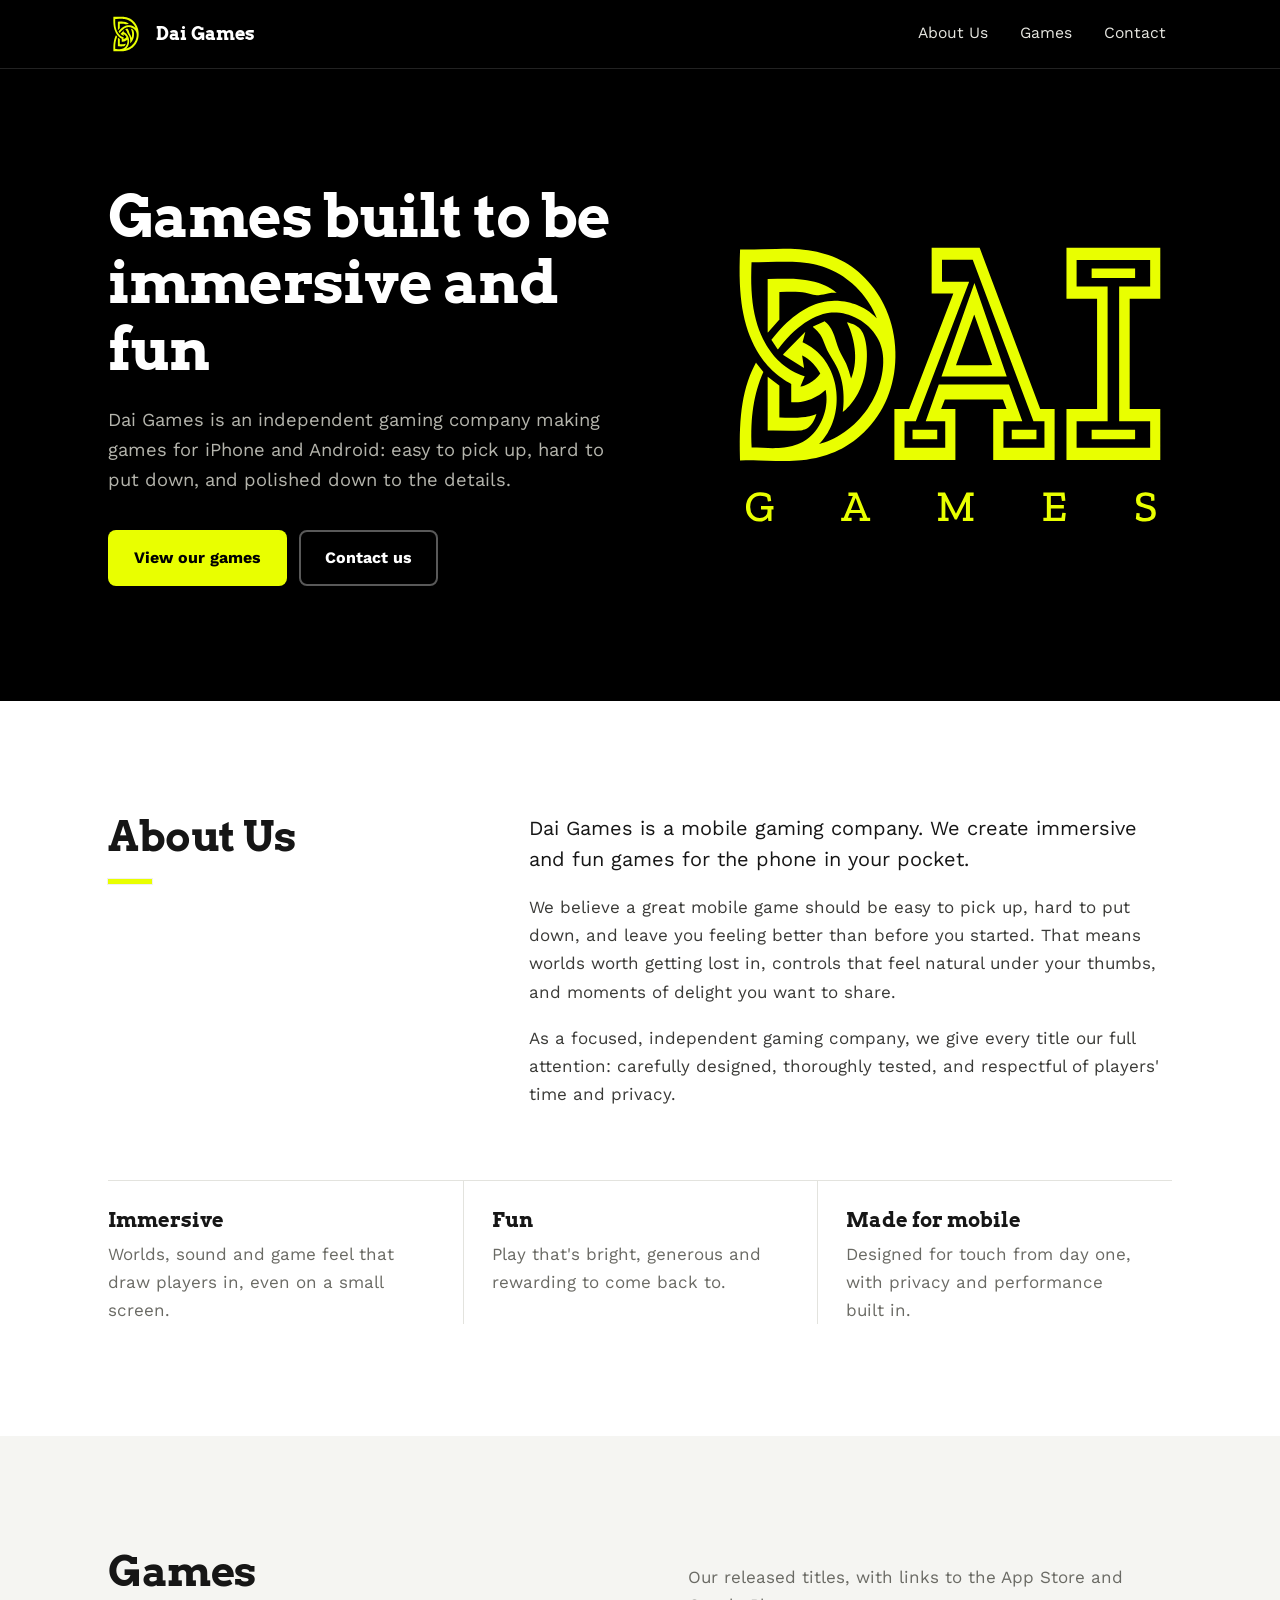
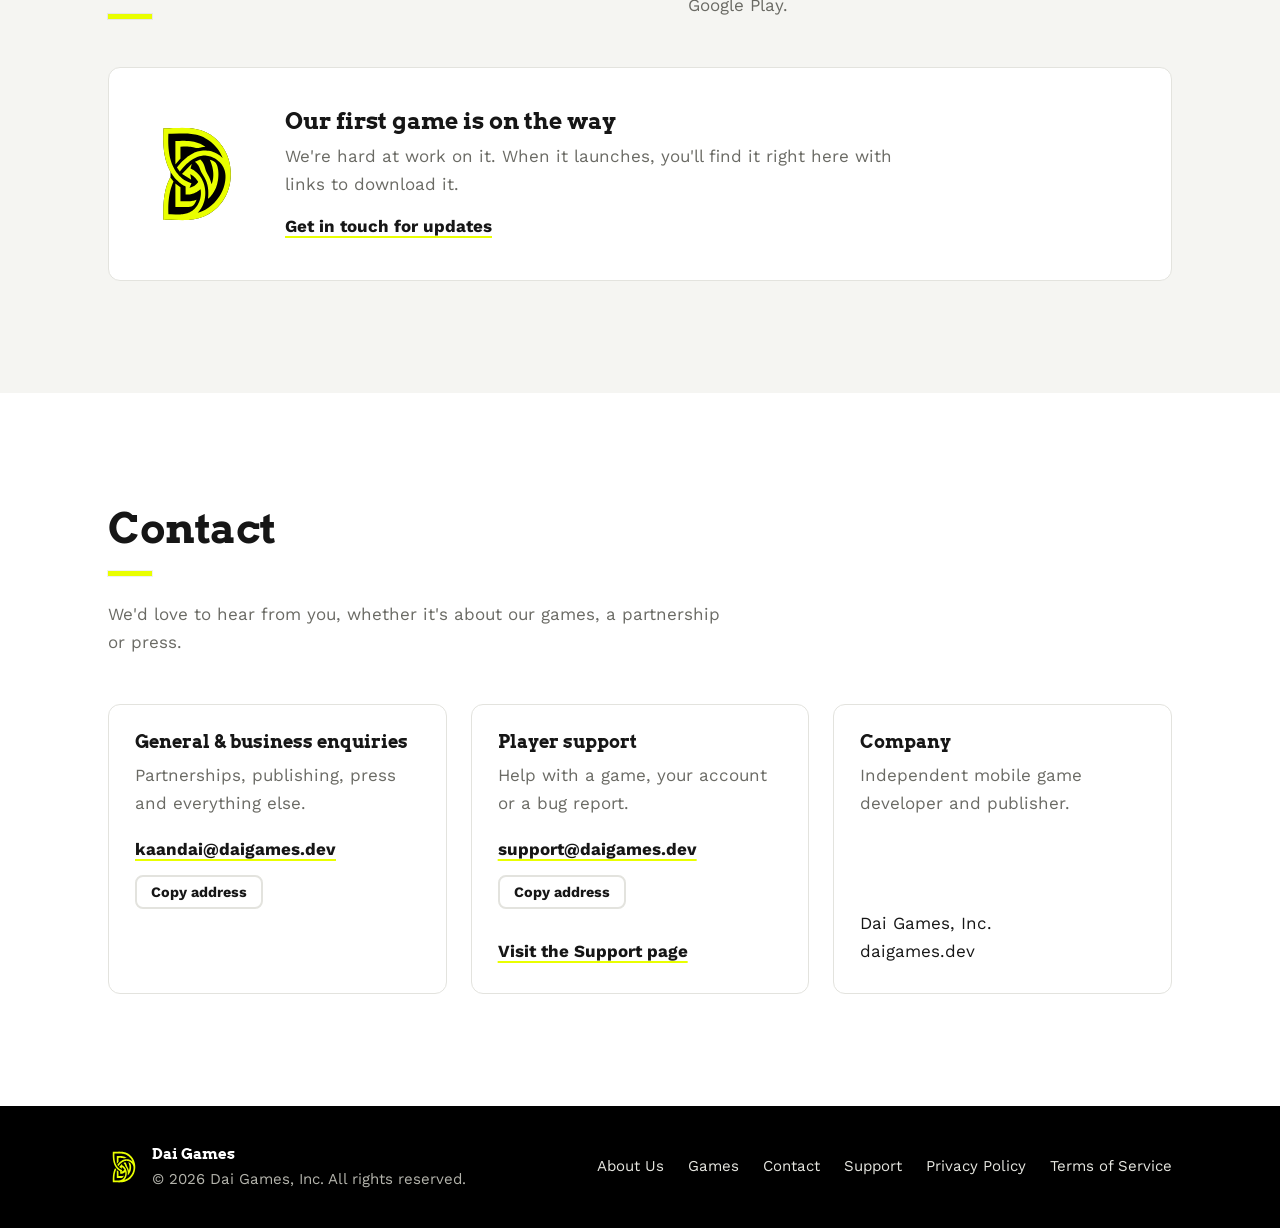
<file: index.html>
<!doctype html>
<html lang="en">
<head>
  <meta charset="utf-8">
  <meta name="viewport" content="width=device-width, initial-scale=1">
  <title>Dai Games</title>
  <meta name="description" content="Dai Games is an independent mobile gaming company creating immersive, fun games for iPhone and Android.">
  <meta name="theme-color" content="#000000">
  <link rel="canonical" href="https://daigames.dev/">
  <link rel="icon" href="favicon.svg" type="image/svg+xml">
  <link rel="apple-touch-icon" href="assets/brand/apple-touch-icon.png">

  <meta property="og:title" content="Dai Games">
  <meta property="og:site_name" content="Dai Games">
  <meta property="og:description" content="An independent mobile gaming company creating immersive, fun games.">
  <meta property="og:url" content="https://daigames.dev/">
  <meta property="og:type" content="website">
  <meta property="og:image" content="https://daigames.dev/assets/brand/og-image.png">
  <meta name="twitter:card" content="summary_large_image">

  <link rel="preload" href="assets/fonts/work-sans-400.woff" as="font" type="font/woff" crossorigin>
  <link rel="preload" href="assets/fonts/arvo-700.woff" as="font" type="font/woff" crossorigin>
  <link rel="stylesheet" href="styles.css">

  <script type="application/ld+json">
  [
    {
      "@context": "https://schema.org",
      "@type": "WebSite",
      "name": "Dai Games",
      "url": "https://daigames.dev/"
    },
    {
      "@context": "https://schema.org",
      "@type": "Organization",
      "name": "Dai Games",
      "legalName": "Dai Games, Inc.",
      "url": "https://daigames.dev/",
      "logo": "https://daigames.dev/assets/brand/dai-games-logo-large.svg",
      "email": "kaandai@daigames.dev"
    }
  ]
  </script>
</head>
<body>
  <a class="skip" href="#main">Skip to content</a>

  <header class="site-header">
    <nav class="nav" aria-label="Main">
      <a class="brand" href="#top" aria-label="Dai Games home">
        <img src="favicon.svg" alt="" width="36" height="36">
        <span>Dai Games</span>
      </a>
      <ul class="nav-links">
        <li><a href="#about">About Us</a></li>
        <li><a href="#games">Games</a></li>
        <li><a href="#contact">Contact</a></li>
      </ul>
    </nav>
  </header>

  <main id="main">
    <section class="hero dark" id="top">
      <div class="container hero-inner">
        <div class="hero-copy">
          <h1>Games built to be immersive and fun</h1>
          <p class="hero-lede">Dai Games is an independent gaming company making games for iPhone and Android: easy to pick up, hard to put down, and polished down to the details.</p>
          <div class="hero-actions">
            <a class="btn btn-primary" href="#games">View our games</a>
            <a class="btn btn-ghost" href="#contact">Contact us</a>
          </div>
        </div>
        <div class="hero-logo">
          <img src="assets/brand/dai-games-wordmark.svg" alt="Dai Games logo" width="460" height="306">
        </div>
      </div>
    </section>

    <section class="section" id="about" aria-labelledby="about-title">
      <div class="container">
        <div class="about-grid">
          <h2 id="about-title" class="rule">About Us</h2>
          <div class="about-copy">
            <p class="lead">Dai Games is a mobile gaming company. We create immersive and fun games for the phone in your pocket.</p>
            <p>We believe a great mobile game should be easy to pick up, hard to put down, and leave you feeling better than before you started. That means worlds worth getting lost in, controls that feel natural under your thumbs, and moments of delight you want to share.</p>
            <p>As a focused, independent gaming company, we give every title our full attention: carefully designed, thoroughly tested, and respectful of players' time and privacy.</p>
          </div>
        </div>
        <ul class="pillars">
          <li>
            <h3>Immersive</h3>
            <p>Worlds, sound and game feel that draw players in, even on a small screen.</p>
          </li>
          <li>
            <h3>Fun</h3>
            <p>Play that's bright, generous and rewarding to come back to.</p>
          </li>
          <li>
            <h3>Made for mobile</h3>
            <p>Designed for touch from day one, with privacy and performance built in.</p>
          </li>
        </ul>
      </div>
    </section>

    <section class="section section-mist" id="games" aria-labelledby="games-title">
      <div class="container">
        <div class="section-head">
          <h2 id="games-title" class="rule">Games</h2>
          <p>Our released titles, with links to the App Store and Google Play.</p>
        </div>
        <div id="game-list" class="game-list"></div>
      </div>
    </section>

    <section class="section" id="contact" aria-labelledby="contact-title">
      <div class="container">
        <h2 id="contact-title" class="rule">Contact</h2>
        <p class="contact-intro">We'd love to hear from you, whether it's about our games, a partnership or press.</p>
        <div class="contact-grid">
          <div class="contact-card">
            <h3>General &amp; business enquiries</h3>
            <p>Partnerships, publishing, press and everything else.</p>
            <div class="email-block value-block">
              <a class="value" href="mailto:kaandai@daigames.dev">kaandai@daigames.dev</a>
              <div class="email-actions">
                <button type="button" class="btn btn-outline btn-small" data-copy-email="kaandai@daigames.dev">Copy address</button>
              </div>
              <p class="copy-status" role="status" aria-live="polite"></p>
            </div>
          </div>
          <div class="contact-card">
            <h3>Player support</h3>
            <p>Help with a game, your account or a bug report.</p>
            <div class="email-block value-block">
              <a class="value" href="mailto:support@daigames.dev">support@daigames.dev</a>
              <div class="email-actions">
                <button type="button" class="btn btn-outline btn-small" data-copy-email="support@daigames.dev">Copy address</button>
              </div>
              <p class="copy-status" role="status" aria-live="polite"></p>
              <a class="value" href="support.html">Visit the Support page</a>
            </div>
          </div>
          <div class="contact-card">
            <h3>Company</h3>
            <p>Independent mobile game developer and publisher.</p>
            <address>Dai Games, Inc.<br>daigames.dev</address>
          </div>
        </div>
      </div>
    </section>
  </main>

  <footer class="site-footer dark">
    <div class="container footer-inner">
      <div class="footer-brand">
        <img src="favicon.svg" alt="" width="32" height="32">
        <div>
          <strong>Dai Games</strong>
          <span>&copy; <span id="year">2026</span> Dai Games, Inc. All rights reserved.</span>
        </div>
      </div>
      <ul class="footer-links" aria-label="Footer">
        <li><a href="#about">About Us</a></li>
        <li><a href="#games">Games</a></li>
        <li><a href="#contact">Contact</a></li>
        <li><a href="support.html">Support</a></li>
        <li><a href="privacy.html">Privacy Policy</a></li>
        <li><a href="terms.html">Terms of Service</a></li>
      </ul>
    </div>
  </footer>

  <script src="games.js"></script>
  <script src="main.js"></script>
  <script src="email.js"></script>
</body>
</html>
</file>
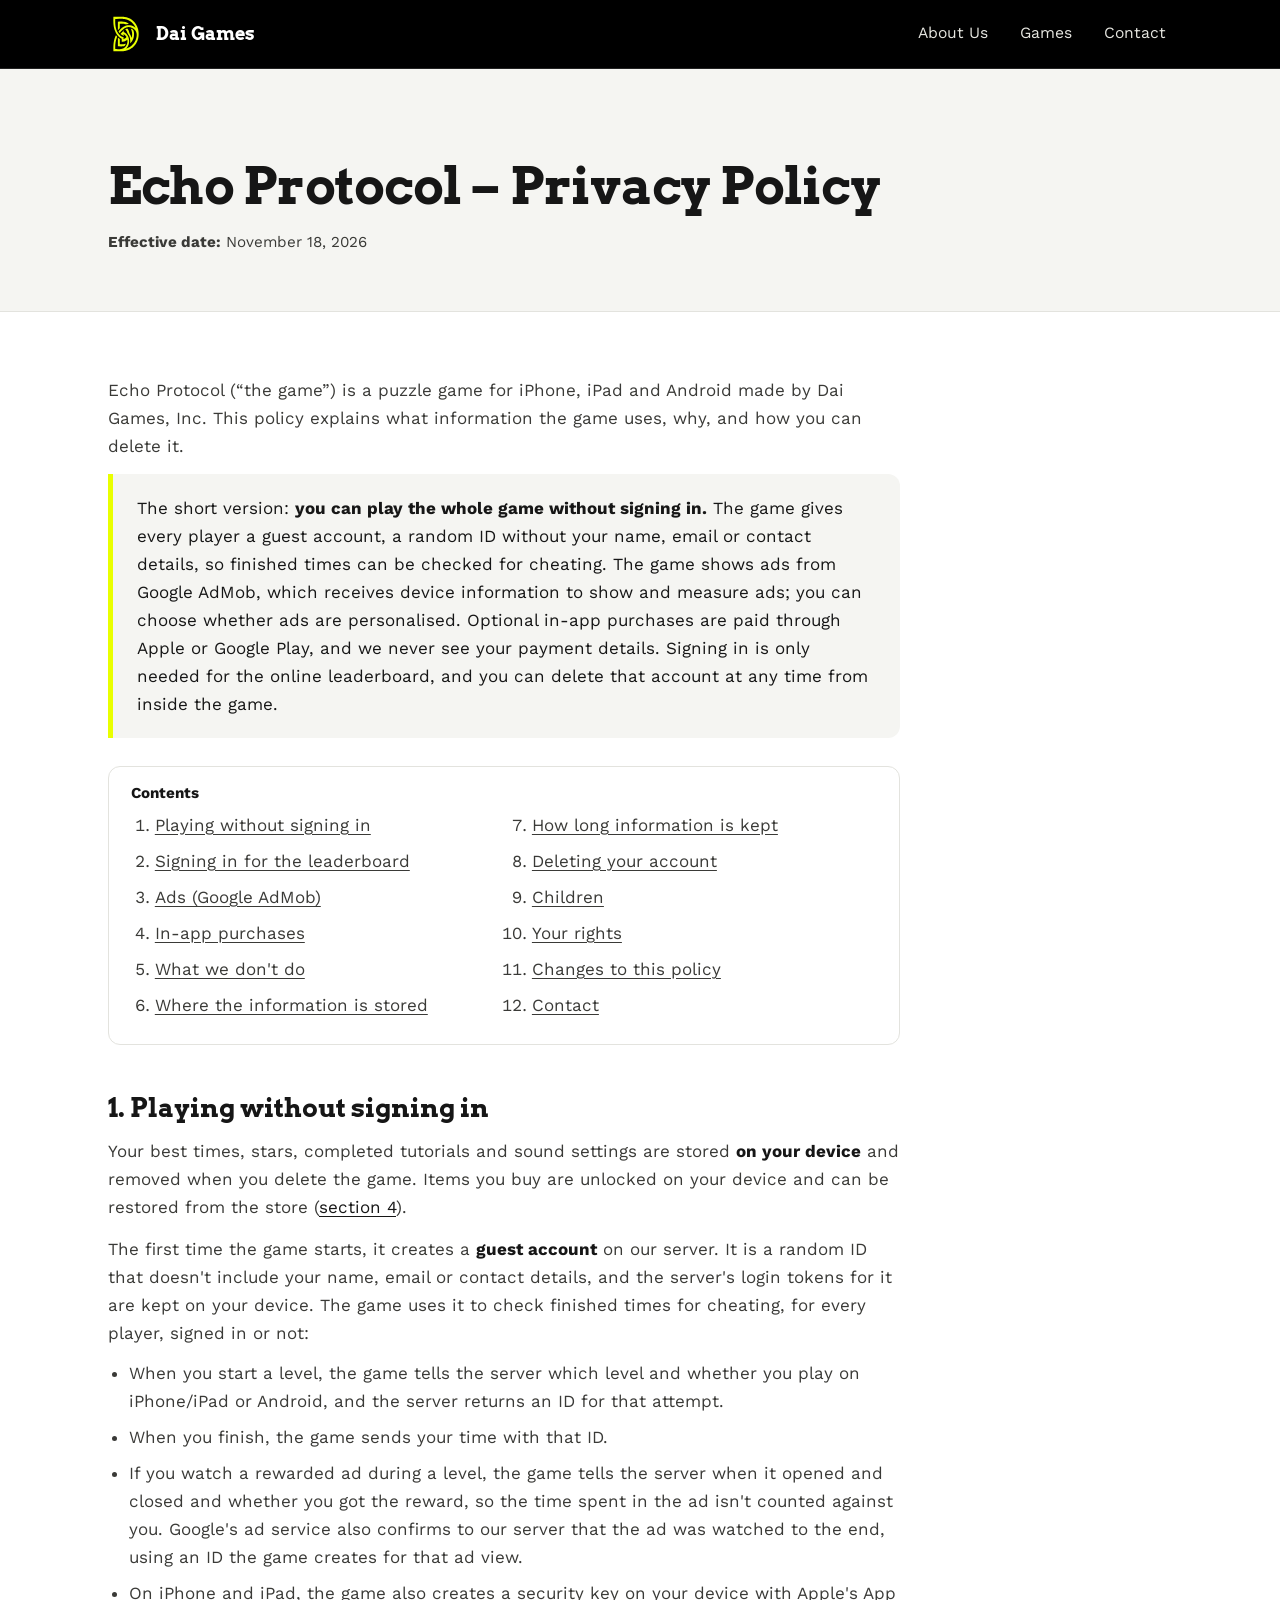
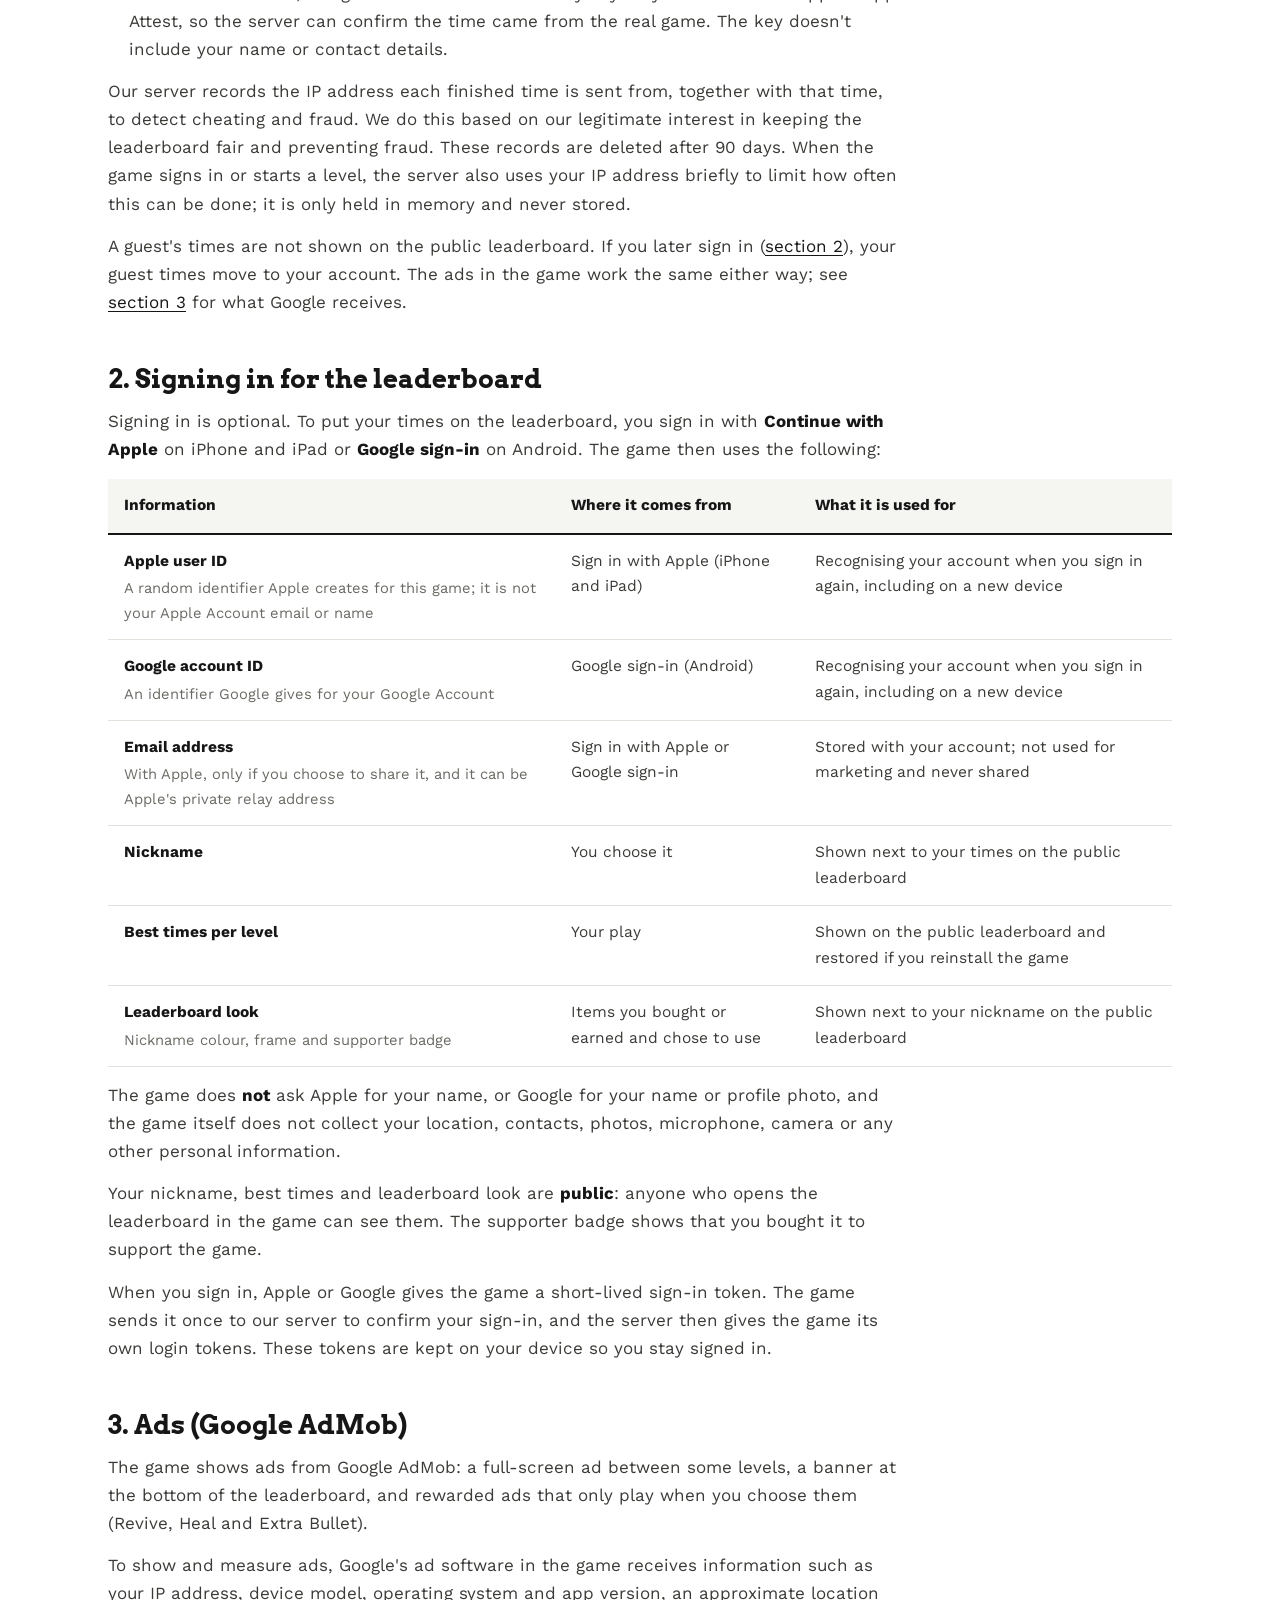
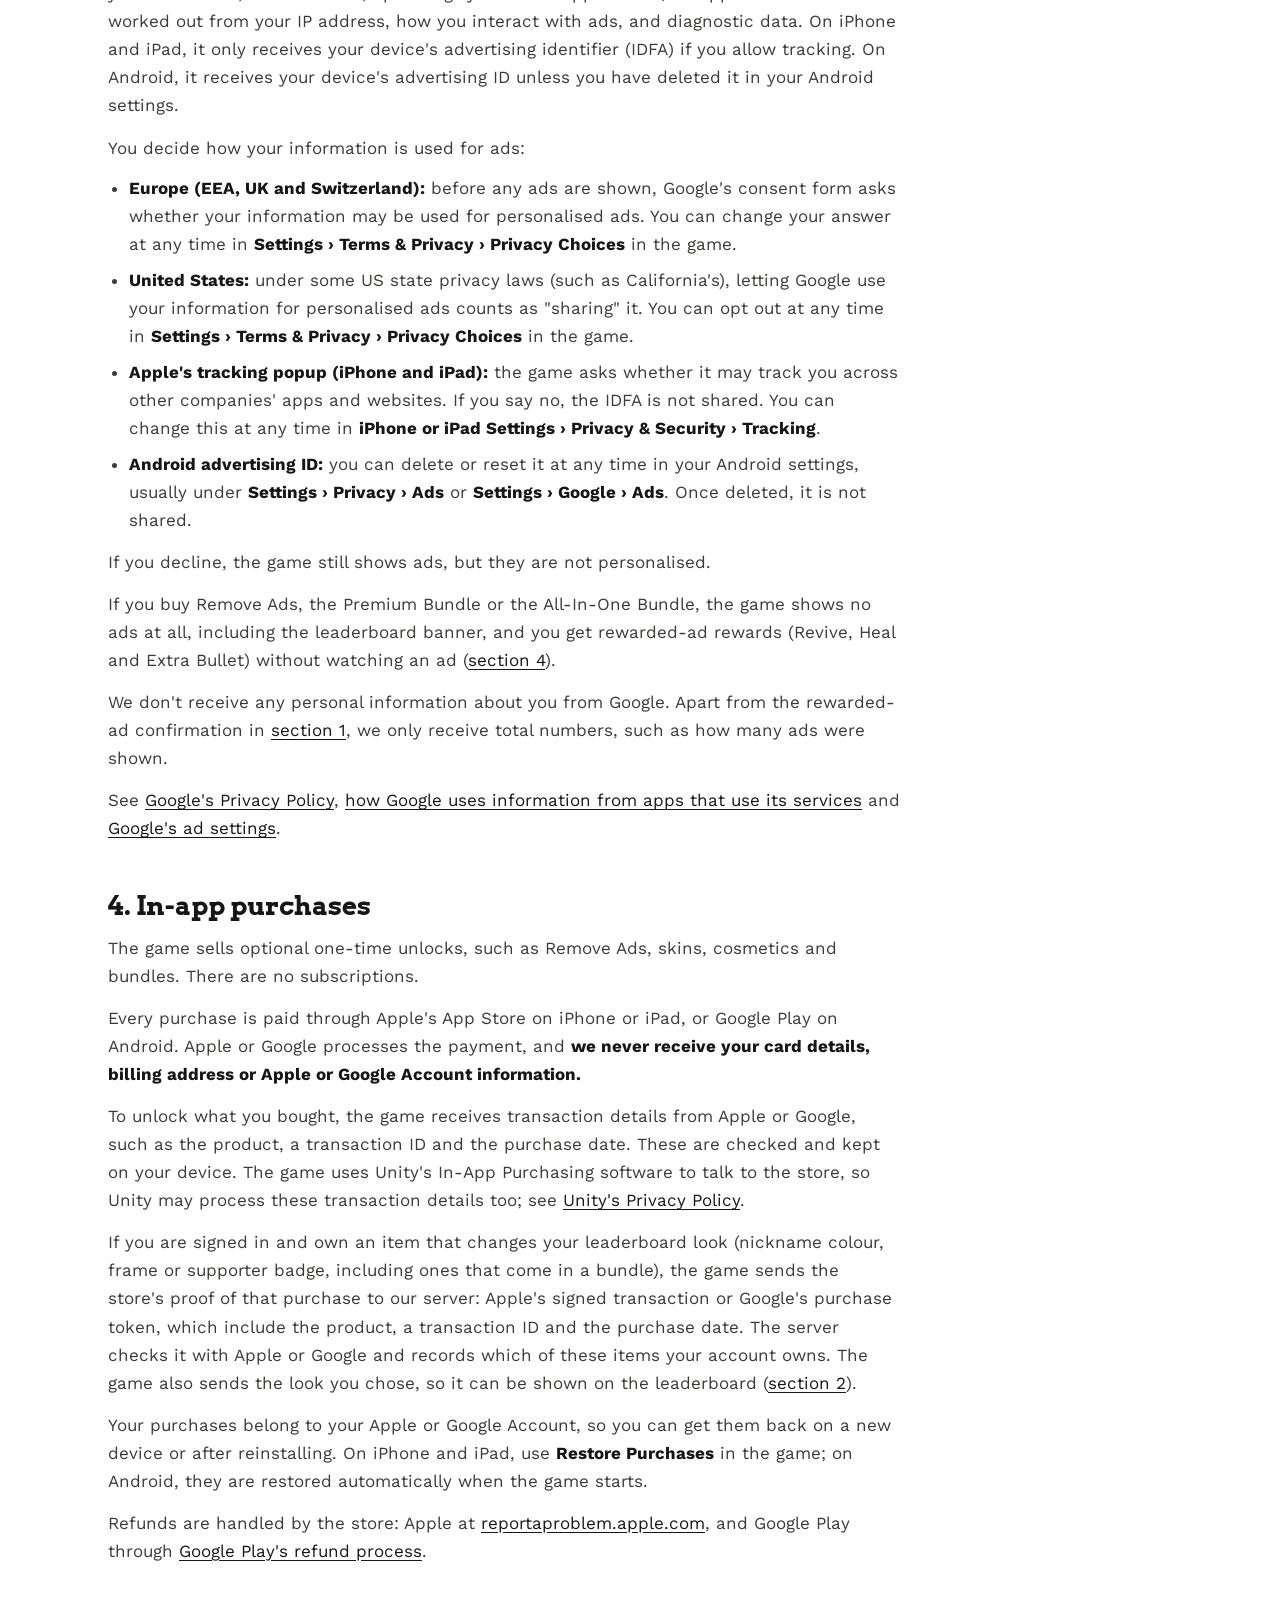
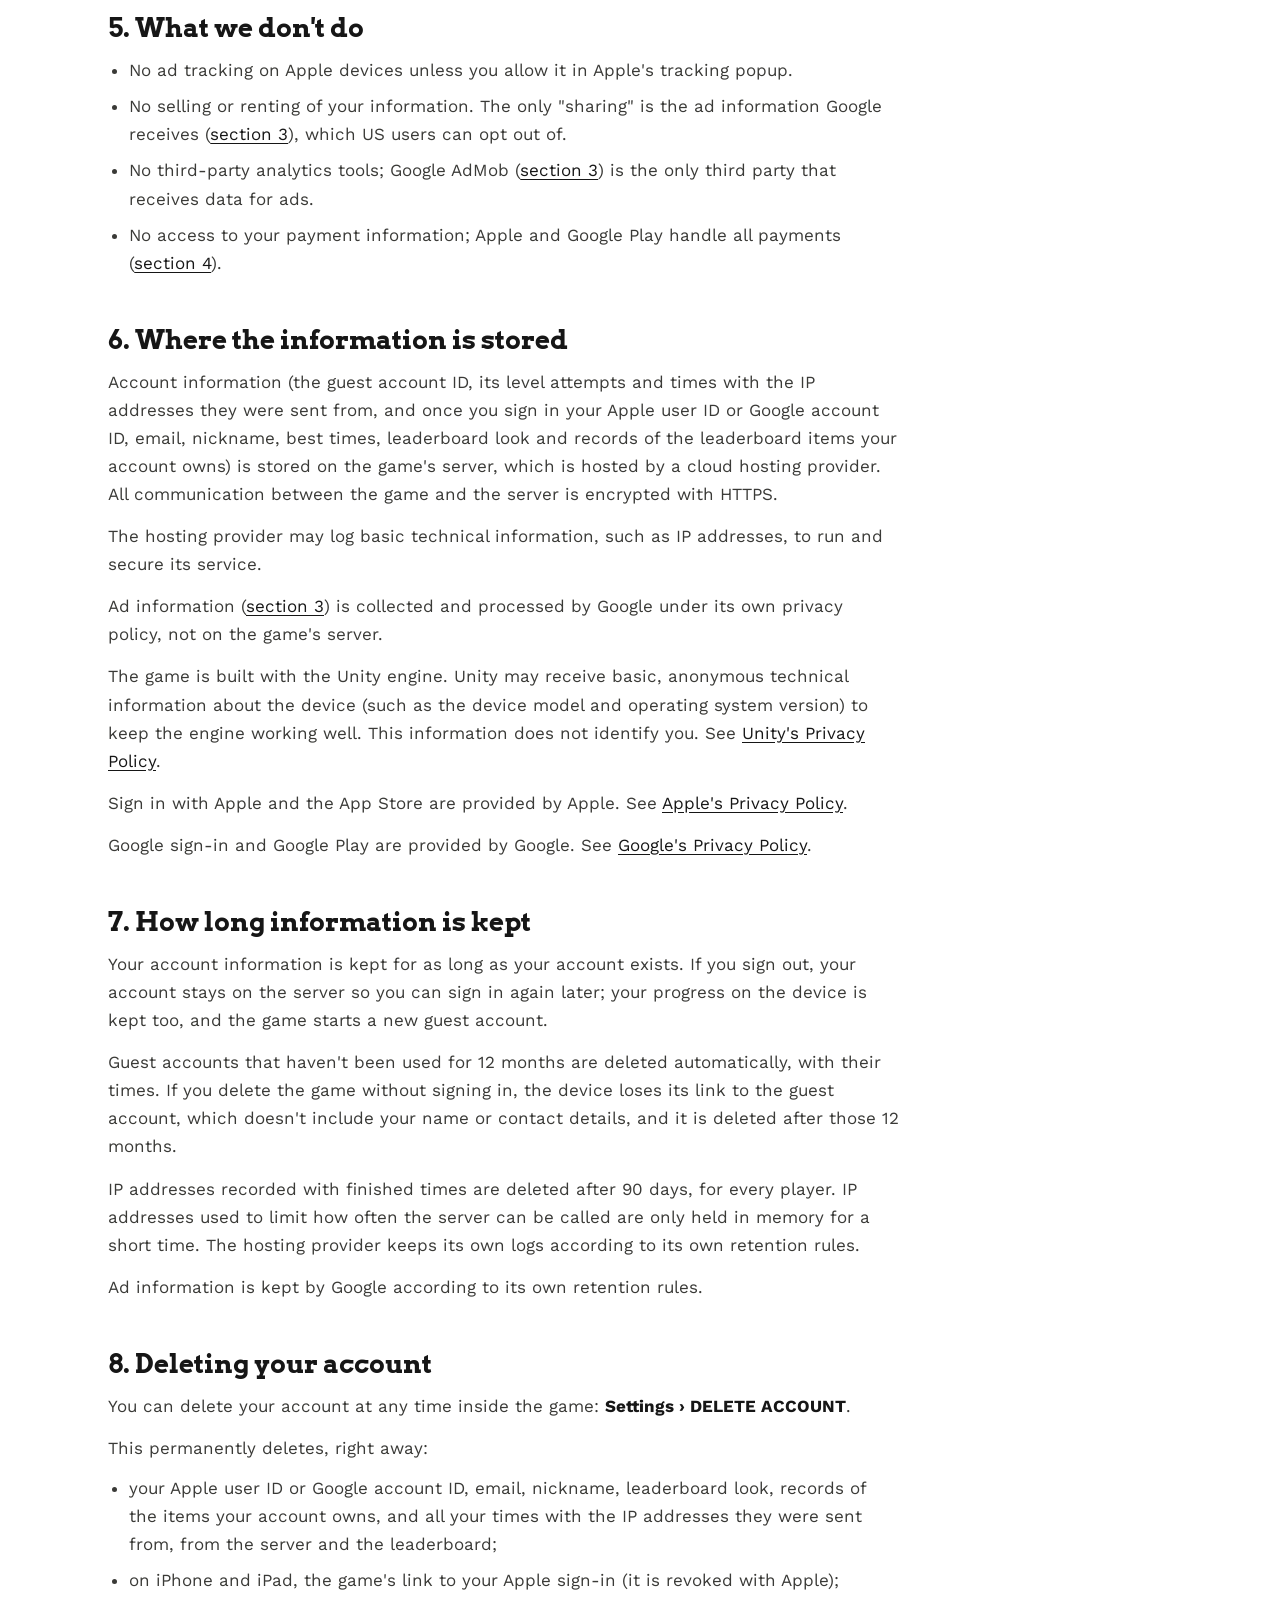
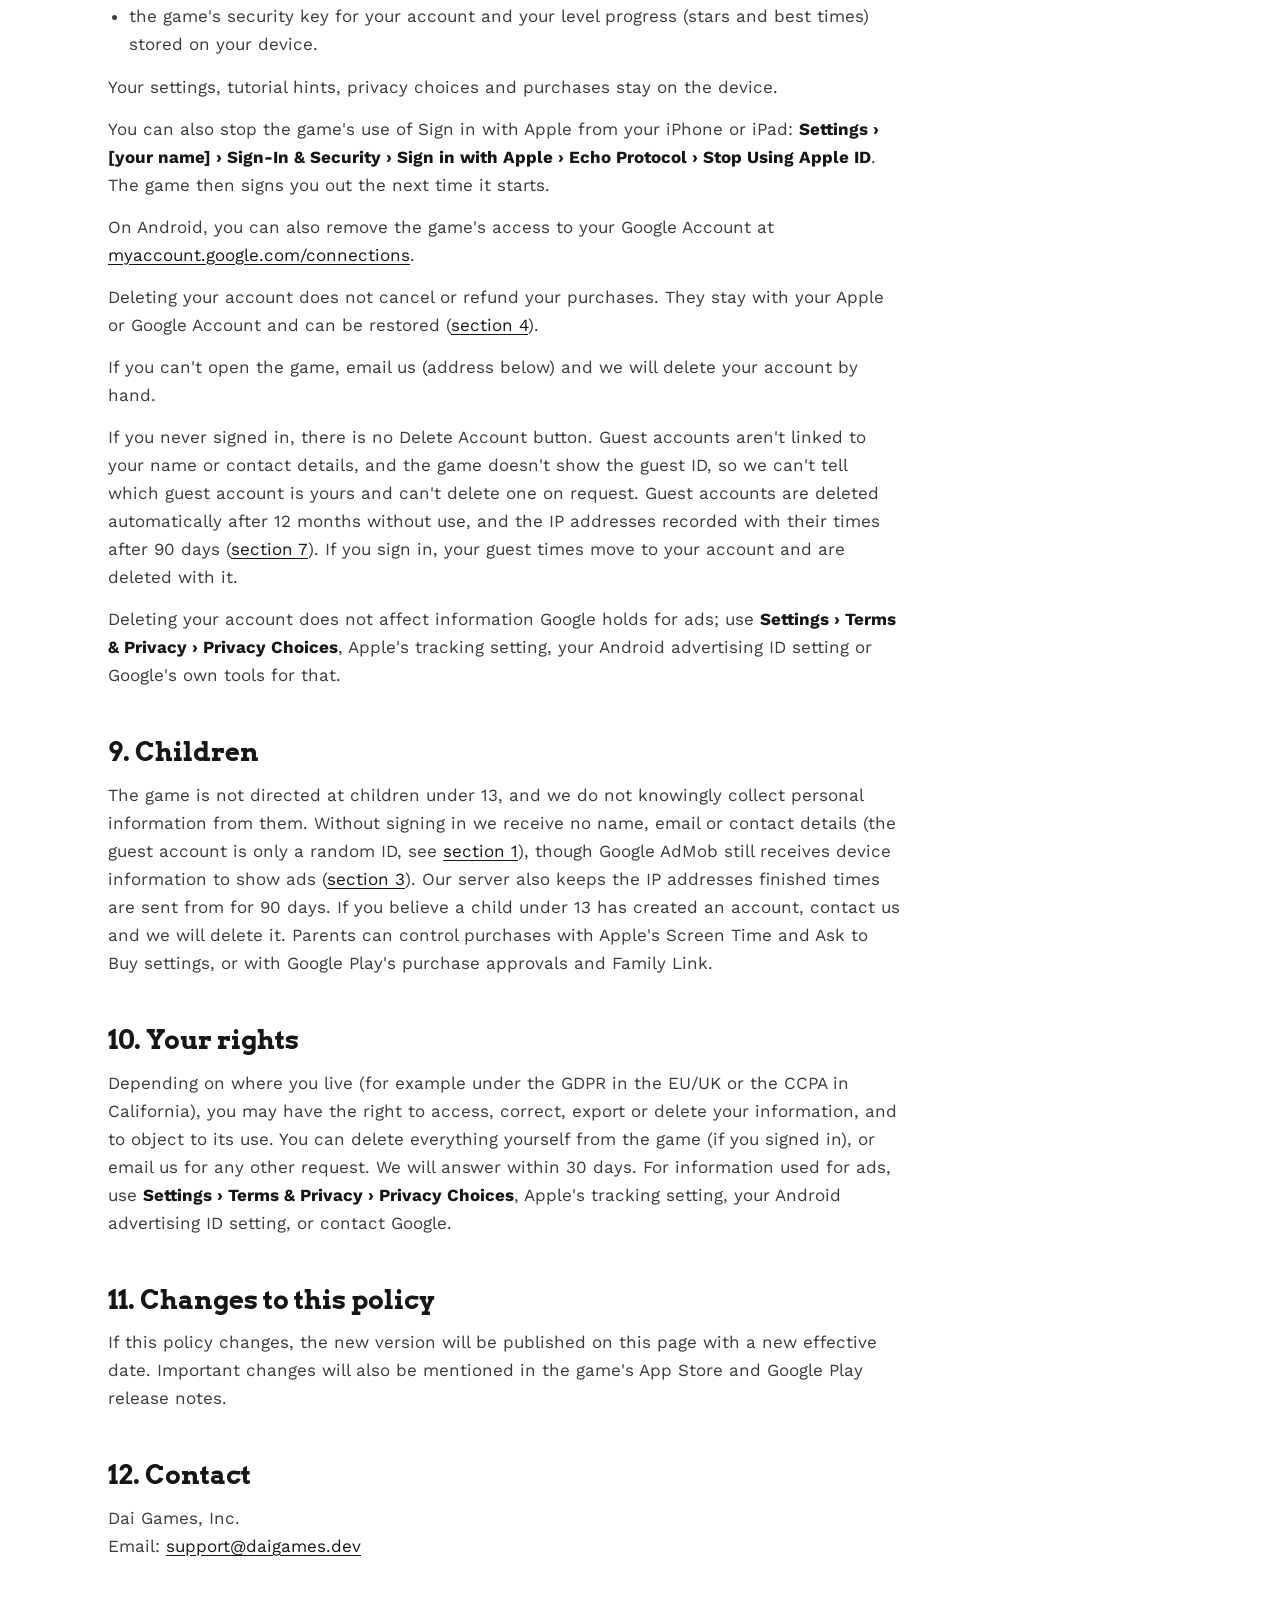
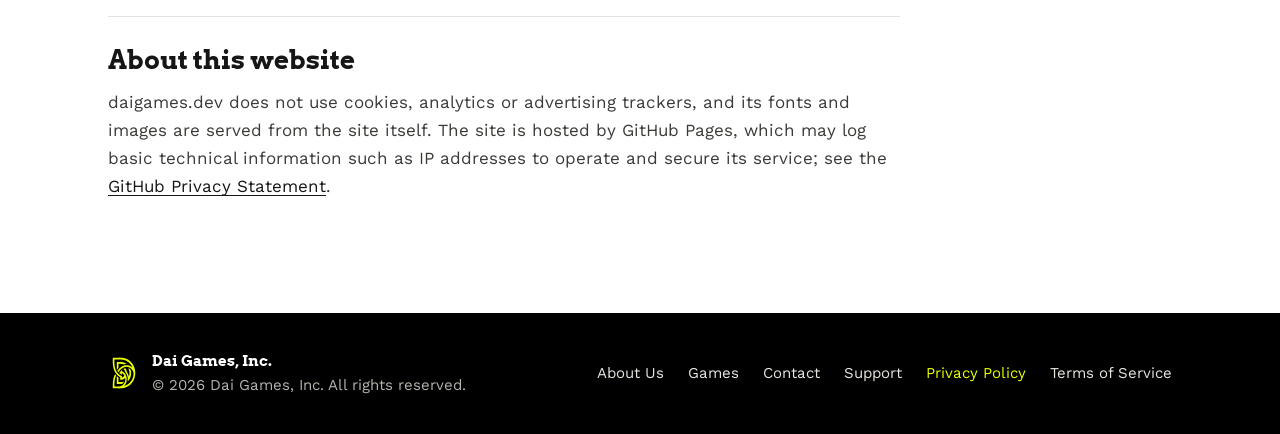
<file: privacy.html>
<!doctype html>
<html lang="en">
<head>
  <meta charset="utf-8">
  <meta name="viewport" content="width=device-width, initial-scale=1">
  <title>Dai Games | Echo Protocol Privacy Policy </title>
  <meta name="description" content="Privacy policy for Echo Protocol, a puzzle game for iPhone, iPad and Android by Dai Games, Inc.">
  <meta name="theme-color" content="#000000">
  <link rel="canonical" href="https://daigames.dev/privacy.html">
  <link rel="icon" href="favicon.svg" type="image/svg+xml">
  <link rel="apple-touch-icon" href="assets/brand/apple-touch-icon.png">
  <link rel="preload" href="assets/fonts/work-sans-400.woff" as="font" type="font/woff" crossorigin>
  <link rel="preload" href="assets/fonts/arvo-700.woff" as="font" type="font/woff" crossorigin>
  <link rel="stylesheet" href="styles.css">
</head>
<body>
  <a class="skip" href="#main">Skip to content</a>

  <header class="site-header">
    <nav class="nav" aria-label="Main">
      <a class="brand" href="index.html" aria-label="Dai Games home">
        <img src="favicon.svg" alt="" width="36" height="36">
        <span>Dai Games</span>
      </a>
      <ul class="nav-links">
        <li><a href="index.html#about">About Us</a></li>
        <li><a href="index.html#games">Games</a></li>
        <li><a href="index.html#contact">Contact</a></li>
      </ul>
    </nav>
  </header>

  <main id="main">
    <div class="page-head">
      <div class="container">
        <h1>Echo Protocol – Privacy Policy</h1>
        <p class="meta"><strong>Effective date:</strong> November 18, 2026</p>
      </div>
    </div>

    <article class="container prose">
      <p>Echo Protocol (“the game”) is a puzzle game for iPhone, iPad and Android made by Dai Games, Inc. This policy explains what information the game uses, why, and how you can delete it.</p>

      <p class="callout">The short version: <strong>you can play the whole game without signing in.</strong> The game gives every player a guest account, a random ID without your name, email or contact details, so finished times can be checked for cheating. The game shows ads from Google AdMob, which receives device information to show and measure ads; you can choose whether ads are personalised. Optional in-app purchases are paid through Apple or Google Play, and we never see your payment details. Signing in is only needed for the online leaderboard, and you can delete that account at any time from inside the game.</p>

      <nav class="toc" aria-labelledby="toc-title">
        <h2 id="toc-title">Contents</h2>
        <ol>
          <li><a href="#without-account">Playing without signing in</a></li>
          <li><a href="#leaderboard">Signing in for the leaderboard</a></li>
          <li><a href="#ads">Ads (Google AdMob)</a></li>
          <li><a href="#purchases">In-app purchases</a></li>
          <li><a href="#dont-do">What we don't do</a></li>
          <li><a href="#storage">Where the information is stored</a></li>
          <li><a href="#retention">How long information is kept</a></li>
          <li><a href="#delete">Deleting your account</a></li>
          <li><a href="#children">Children</a></li>
          <li><a href="#rights">Your rights</a></li>
          <li><a href="#changes">Changes to this policy</a></li>
          <li><a href="#contact">Contact</a></li>
        </ol>
      </nav>

      <h2 id="without-account">1. Playing without signing in</h2>
      <p>Your best times, stars, completed tutorials and sound settings are stored <strong>on your device</strong> and removed when you delete the game. Items you buy are unlocked on your device and can be restored from the store (<a href="#purchases">section 4</a>).</p>
      <p>The first time the game starts, it creates a <strong>guest account</strong> on our server. It is a random ID that doesn't include your name, email or contact details, and the server's login tokens for it are kept on your device. The game uses it to check finished times for cheating, for every player, signed in or not:</p>
      <ul>
        <li>When you start a level, the game tells the server which level and whether you play on iPhone/iPad or Android, and the server returns an ID for that attempt.</li>
        <li>When you finish, the game sends your time with that ID.</li>
        <li>If you watch a rewarded ad during a level, the game tells the server when it opened and closed and whether you got the reward, so the time spent in the ad isn't counted against you. Google's ad service also confirms to our server that the ad was watched to the end, using an ID the game creates for that ad view.</li>
        <li>On iPhone and iPad, the game also creates a security key on your device with Apple's App Attest, so the server can confirm the time came from the real game. The key doesn't include your name or contact details.</li>
      </ul>
      <p>Our server records the IP address each finished time is sent from, together with that time, to detect cheating and fraud. We do this based on our legitimate interest in keeping the leaderboard fair and preventing fraud. These records are deleted after 90 days. When the game signs in or starts a level, the server also uses your IP address briefly to limit how often this can be done; it is only held in memory and never stored.</p>
      <p>A guest's times are not shown on the public leaderboard. If you later sign in (<a href="#leaderboard">section 2</a>), your guest times move to your account. The ads in the game work the same either way; see <a href="#ads">section 3</a> for what Google receives.</p>

      <h2 id="leaderboard">2. Signing in for the leaderboard</h2>
      <p>Signing in is optional. To put your times on the leaderboard, you sign in with <strong>Continue with Apple</strong> on iPhone and iPad or <strong>Google sign-in</strong> on Android. The game then uses the following:</p>

      <div class="table-wrap">
        <table class="data-table">
          <thead>
            <tr><th scope="col">Information</th><th scope="col">Where it comes from</th><th scope="col">What it is used for</th></tr>
          </thead>
          <tbody>
            <tr>
              <td data-label="Information"><strong>Apple user ID</strong><span class="note">A random identifier Apple creates for this game; it is not your Apple Account email or name</span></td>
              <td data-label="Where it comes from">Sign in with Apple (iPhone and iPad)</td>
              <td data-label="What it is used for">Recognising your account when you sign in again, including on a new device</td>
            </tr>
            <tr>
              <td data-label="Information"><strong>Google account ID</strong><span class="note">An identifier Google gives for your Google Account</span></td>
              <td data-label="Where it comes from">Google sign-in (Android)</td>
              <td data-label="What it is used for">Recognising your account when you sign in again, including on a new device</td>
            </tr>
            <tr>
              <td data-label="Information"><strong>Email address</strong><span class="note">With Apple, only if you choose to share it, and it can be Apple's private relay address</span></td>
              <td data-label="Where it comes from">Sign in with Apple or Google sign-in</td>
              <td data-label="What it is used for">Stored with your account; not used for marketing and never shared</td>
            </tr>
            <tr>
              <td data-label="Information"><strong>Nickname</strong></td>
              <td data-label="Where it comes from">You choose it</td>
              <td data-label="What it is used for">Shown next to your times on the public leaderboard</td>
            </tr>
            <tr>
              <td data-label="Information"><strong>Best times per level</strong></td>
              <td data-label="Where it comes from">Your play</td>
              <td data-label="What it is used for">Shown on the public leaderboard and restored if you reinstall the game</td>
            </tr>
            <tr>
              <td data-label="Information"><strong>Leaderboard look</strong><span class="note">Nickname colour, frame and supporter badge</span></td>
              <td data-label="Where it comes from">Items you bought or earned and chose to use</td>
              <td data-label="What it is used for">Shown next to your nickname on the public leaderboard</td>
            </tr>
          </tbody>
        </table>
      </div>

      <p>The game does <strong>not</strong> ask Apple for your name, or Google for your name or profile photo, and the game itself does not collect your location, contacts, photos, microphone, camera or any other personal information.</p>
      <p>Your nickname, best times and leaderboard look are <strong>public</strong>: anyone who opens the leaderboard in the game can see them. The supporter badge shows that you bought it to support the game.</p>
      <p>When you sign in, Apple or Google gives the game a short-lived sign-in token. The game sends it once to our server to confirm your sign-in, and the server then gives the game its own login tokens. These tokens are kept on your device so you stay signed in.</p>

      <h2 id="ads">3. Ads (Google AdMob)</h2>
      <p>The game shows ads from Google AdMob: a full-screen ad between some levels, a banner at the bottom of the leaderboard, and rewarded ads that only play when you choose them (Revive, Heal and Extra Bullet).</p>
      <p>To show and measure ads, Google's ad software in the game receives information such as your IP address, device model, operating system and app version, an approximate location worked out from your IP address, how you interact with ads, and diagnostic data. On iPhone and iPad, it only receives your device's advertising identifier (IDFA) if you allow tracking. On Android, it receives your device's advertising ID unless you have deleted it in your Android settings.</p>
      <p>You decide how your information is used for ads:</p>
      <ul>
        <li><strong>Europe (EEA, UK and Switzerland):</strong> before any ads are shown, Google's consent form asks whether your information may be used for personalised ads. You can change your answer at any time in <span class="path">Settings › Terms &amp; Privacy › Privacy Choices</span> in the game.</li>
        <li><strong>United States:</strong> under some US state privacy laws (such as California's), letting Google use your information for personalised ads counts as "sharing" it. You can opt out at any time in <span class="path">Settings › Terms &amp; Privacy › Privacy Choices</span> in the game.</li>
        <li><strong>Apple's tracking popup (iPhone and iPad):</strong> the game asks whether it may track you across other companies' apps and websites. If you say no, the IDFA is not shared. You can change this at any time in <span class="path">iPhone or iPad Settings › Privacy &amp; Security › Tracking</span>.</li>
        <li><strong>Android advertising ID:</strong> you can delete or reset it at any time in your Android settings, usually under <span class="path">Settings › Privacy › Ads</span> or <span class="path">Settings › Google › Ads</span>. Once deleted, it is not shared.</li>
      </ul>
      <p>If you decline, the game still shows ads, but they are not personalised.</p>
      <p>If you buy Remove Ads, the Premium Bundle or the All-In-One Bundle, the game shows no ads at all, including the leaderboard banner, and you get rewarded-ad rewards (Revive, Heal and Extra Bullet) without watching an ad (<a href="#purchases">section 4</a>).</p>
      <p>We don't receive any personal information about you from Google. Apart from the rewarded-ad confirmation in <a href="#without-account">section 1</a>, we only receive total numbers, such as how many ads were shown.</p>
      <p>See <a href="https://policies.google.com/privacy" target="_blank" rel="noopener">Google's Privacy Policy</a>, <a href="https://policies.google.com/technologies/partner-sites" target="_blank" rel="noopener">how Google uses information from apps that use its services</a> and <a href="https://myadcenter.google.com" target="_blank" rel="noopener">Google's ad settings</a>.</p>

      <h2 id="purchases">4. In-app purchases</h2>
      <p>The game sells optional one-time unlocks, such as Remove Ads, skins, cosmetics and bundles. There are no subscriptions.</p>
      <p>Every purchase is paid through Apple's App Store on iPhone or iPad, or Google Play on Android. Apple or Google processes the payment, and <strong>we never receive your card details, billing address or Apple or Google Account information.</strong></p>
      <p>To unlock what you bought, the game receives transaction details from Apple or Google, such as the product, a transaction ID and the purchase date. These are checked and kept on your device. The game uses Unity's In-App Purchasing software to talk to the store, so Unity may process these transaction details too; see <a href="https://unity.com/legal/privacy-policy" target="_blank" rel="noopener">Unity's Privacy Policy</a>.</p>
      <p>If you are signed in and own an item that changes your leaderboard look (nickname colour, frame or supporter badge, including ones that come in a bundle), the game sends the store's proof of that purchase to our server: Apple's signed transaction or Google's purchase token, which include the product, a transaction ID and the purchase date. The server checks it with Apple or Google and records which of these items your account owns. The game also sends the look you chose, so it can be shown on the leaderboard (<a href="#leaderboard">section 2</a>).</p>
      <p>Your purchases belong to your Apple or Google Account, so you can get them back on a new device or after reinstalling. On iPhone and iPad, use <span class="path">Restore Purchases</span> in the game; on Android, they are restored automatically when the game starts.</p>
      <p>Refunds are handled by the store: Apple at <a href="https://reportaproblem.apple.com" target="_blank" rel="noopener">reportaproblem.apple.com</a>, and Google Play through <a href="https://support.google.com/googleplay/answer/2479637" target="_blank" rel="noopener">Google Play's refund process</a>.</p>

      <h2 id="dont-do">5. What we don't do</h2>
      <ul>
        <li>No ad tracking on Apple devices unless you allow it in Apple's tracking popup.</li>
        <li>No selling or renting of your information. The only "sharing" is the ad information Google receives (<a href="#ads">section 3</a>), which US users can opt out of.</li>
        <li>No third-party analytics tools; Google AdMob (<a href="#ads">section 3</a>) is the only third party that receives data for ads.</li>
        <li>No access to your payment information; Apple and Google Play handle all payments (<a href="#purchases">section 4</a>).</li>
      </ul>

      <h2 id="storage">6. Where the information is stored</h2>
      <p>Account information (the guest account ID, its level attempts and times with the IP addresses they were sent from, and once you sign in your Apple user ID or Google account ID, email, nickname, best times, leaderboard look and records of the leaderboard items your account owns) is stored on the game's server, which is hosted by a cloud hosting provider. All communication between the game and the server is encrypted with HTTPS.</p>
      <p>The hosting provider may log basic technical information, such as IP addresses, to run and secure its service.</p>
      <p>Ad information (<a href="#ads">section 3</a>) is collected and processed by Google under its own privacy policy, not on the game's server.</p>
      <p>The game is built with the Unity engine. Unity may receive basic, anonymous technical information about the device (such as the device model and operating system version) to keep the engine working well. This information does not identify you. See <a href="https://unity.com/legal/privacy-policy" target="_blank" rel="noopener">Unity's Privacy Policy</a>.</p>
      <p>Sign in with Apple and the App Store are provided by Apple. See <a href="https://www.apple.com/legal/privacy/" target="_blank" rel="noopener">Apple's Privacy Policy</a>.</p>
      <p>Google sign-in and Google Play are provided by Google. See <a href="https://policies.google.com/privacy" target="_blank" rel="noopener">Google's Privacy Policy</a>.</p>

      <h2 id="retention">7. How long information is kept</h2>
      <p>Your account information is kept for as long as your account exists. If you sign out, your account stays on the server so you can sign in again later; your progress on the device is kept too, and the game starts a new guest account.</p>
      <p>Guest accounts that haven't been used for 12 months are deleted automatically, with their times. If you delete the game without signing in, the device loses its link to the guest account, which doesn't include your name or contact details, and it is deleted after those 12 months.</p>
      <p>IP addresses recorded with finished times are deleted after 90 days, for every player. IP addresses used to limit how often the server can be called are only held in memory for a short time. The hosting provider keeps its own logs according to its own retention rules.</p>
      <p>Ad information is kept by Google according to its own retention rules.</p>

      <h2 id="delete">8. Deleting your account</h2>
      <p>You can delete your account at any time inside the game: <span class="path">Settings › DELETE ACCOUNT</span>.</p>
      <p>This permanently deletes, right away:</p>
      <ul>
        <li>your Apple user ID or Google account ID, email, nickname, leaderboard look, records of the items your account owns, and all your times with the IP addresses they were sent from, from the server and the leaderboard;</li>
        <li>on iPhone and iPad, the game's link to your Apple sign-in (it is revoked with Apple);</li>
        <li>the game's security key for your account and your level progress (stars and best times) stored on your device.</li>
      </ul>
      <p>Your settings, tutorial hints, privacy choices and purchases stay on the device.</p>
      <p>You can also stop the game's use of Sign in with Apple from your iPhone or iPad: <span class="path">Settings › [your name] › Sign-In &amp; Security › Sign in with Apple › Echo Protocol › Stop Using Apple ID</span>. The game then signs you out the next time it starts.</p>
      <p>On Android, you can also remove the game's access to your Google Account at <a href="https://myaccount.google.com/connections" target="_blank" rel="noopener">myaccount.google.com/connections</a>.</p>
      <p>Deleting your account does not cancel or refund your purchases. They stay with your Apple or Google Account and can be restored (<a href="#purchases">section 4</a>).</p>
      <p>If you can't open the game, email us (address below) and we will delete your account by hand.</p>
      <p>If you never signed in, there is no Delete Account button. Guest accounts aren't linked to your name or contact details, and the game doesn't show the guest ID, so we can't tell which guest account is yours and can't delete one on request. Guest accounts are deleted automatically after 12 months without use, and the IP addresses recorded with their times after 90 days (<a href="#retention">section 7</a>). If you sign in, your guest times move to your account and are deleted with it.</p>
      <p>Deleting your account does not affect information Google holds for ads; use <span class="path">Settings › Terms &amp; Privacy › Privacy Choices</span>, Apple's tracking setting, your Android advertising ID setting or Google's own tools for that.</p>

      <h2 id="children">9. Children</h2>
      <p>The game is not directed at children under 13, and we do not knowingly collect personal information from them. Without signing in we receive no name, email or contact details (the guest account is only a random ID, see <a href="#without-account">section 1</a>), though Google AdMob still receives device information to show ads (<a href="#ads">section 3</a>). Our server also keeps the IP addresses finished times are sent from for 90 days. If you believe a child under 13 has created an account, contact us and we will delete it. Parents can control purchases with Apple's Screen Time and Ask to Buy settings, or with Google Play's purchase approvals and Family Link.</p>

      <h2 id="rights">10. Your rights</h2>
      <p>Depending on where you live (for example under the GDPR in the EU/UK or the CCPA in California), you may have the right to access, correct, export or delete your information, and to object to its use. You can delete everything yourself from the game (if you signed in), or email us for any other request. We will answer within 30 days. For information used for ads, use <span class="path">Settings › Terms &amp; Privacy › Privacy Choices</span>, Apple's tracking setting, your Android advertising ID setting, or contact Google.</p>

      <h2 id="changes">11. Changes to this policy</h2>
      <p>If this policy changes, the new version will be published on this page with a new effective date. Important changes will also be mentioned in the game's App Store and Google Play release notes.</p>

      <h2 id="contact">12. Contact</h2>
      <p>Dai Games, Inc.<br>
        Email: <a href="mailto:support@daigames.dev">support@daigames.dev</a></p>

      <section class="aside-box" aria-labelledby="website-title">
        <h2 id="website-title">About this website</h2>
        <p>daigames.dev does not use cookies, analytics or advertising trackers, and its fonts and images are served from the site itself. The site is hosted by GitHub Pages, which may log basic technical information such as IP addresses to operate and secure its service; see the <a href="https://docs.github.com/en/site-policy/privacy-policies/github-general-privacy-statement" target="_blank" rel="noopener">GitHub Privacy Statement</a>.</p>
      </section>
    </article>
  </main>

  <footer class="site-footer dark">
    <div class="container footer-inner">
      <div class="footer-brand">
        <img src="favicon.svg" alt="" width="32" height="32">
        <div>
          <strong>Dai Games, Inc.</strong>
          <span>&copy; <span id="year">2026</span> Dai Games, Inc. All rights reserved.</span>
        </div>
      </div>
      <ul class="footer-links" aria-label="Footer">
        <li><a href="index.html#about">About Us</a></li>
        <li><a href="index.html#games">Games</a></li>
        <li><a href="index.html#contact">Contact</a></li>
        <li><a href="support.html">Support</a></li>
        <li><a href="privacy.html" aria-current="page">Privacy Policy</a></li>
        <li><a href="terms.html">Terms of Service</a></li>
      </ul>
    </div>
  </footer>
  <script>document.getElementById("year").textContent = new Date().getFullYear();</script>
</body>
</html>
</file>
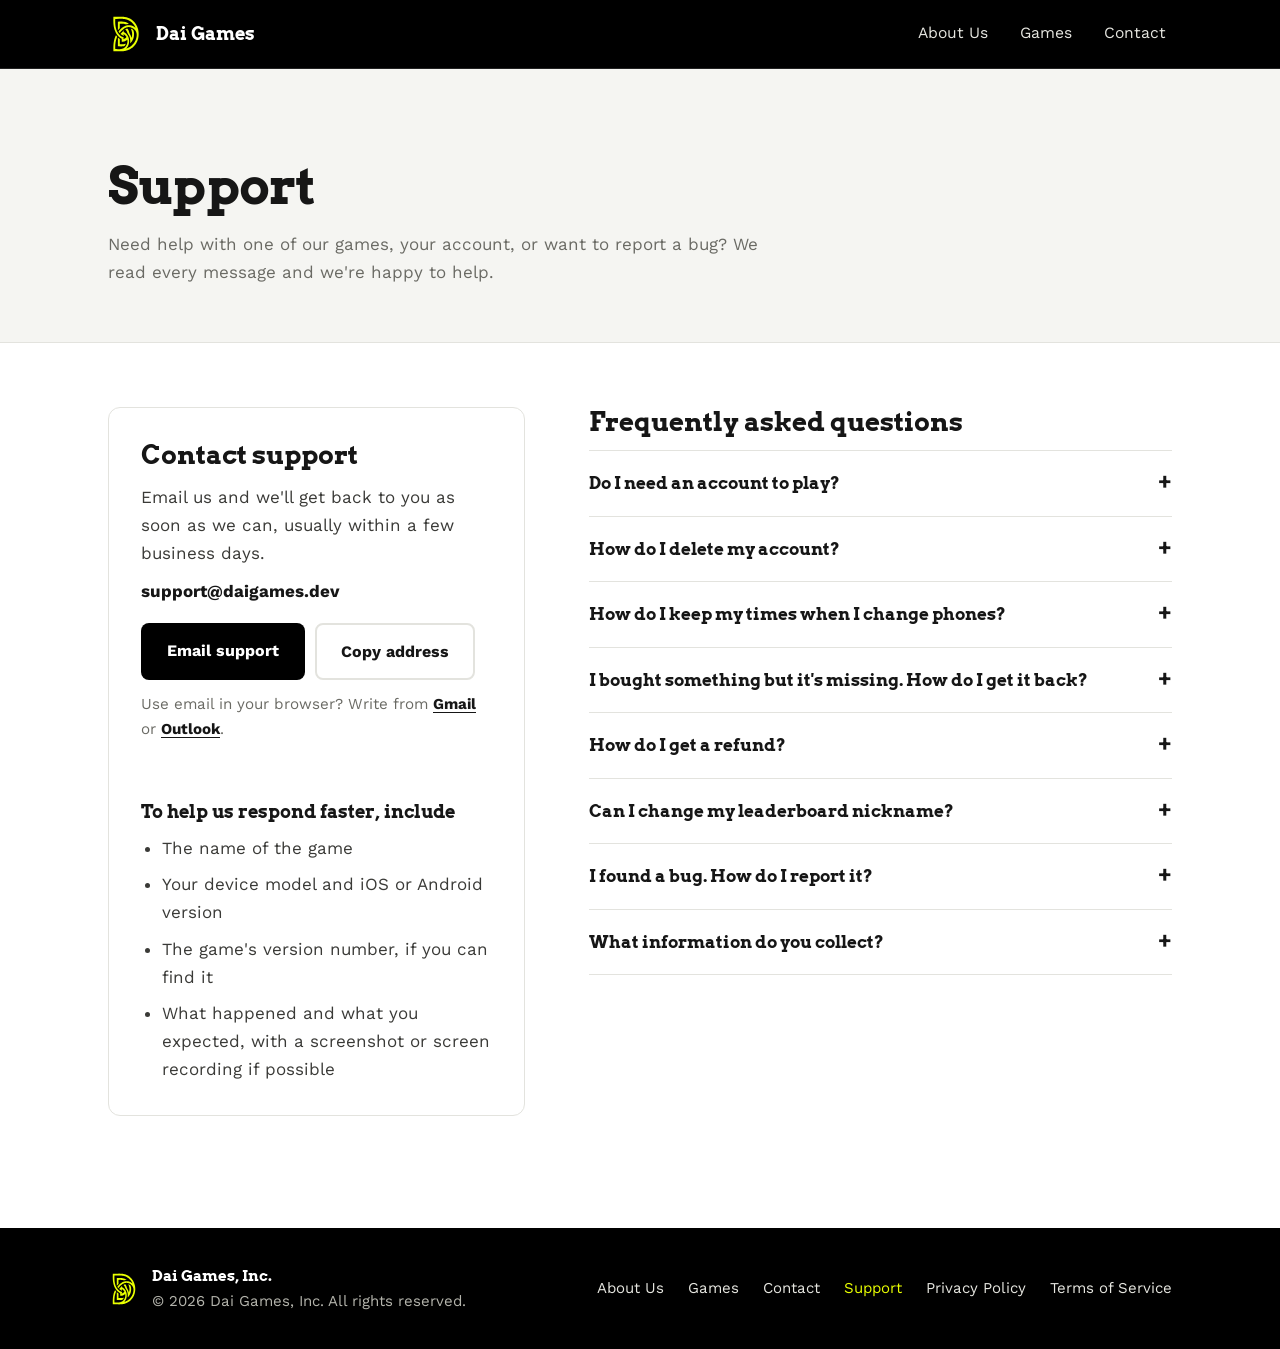
<file: support.html>
<!doctype html>
<html lang="en">
<head>
  <meta charset="utf-8">
  <meta name="viewport" content="width=device-width, initial-scale=1">
  <title>Support | Dai Games</title>
  <meta name="description" content="Get help with Dai Games titles: contact support, manage or delete your account, and report bugs.">
  <meta name="theme-color" content="#000000">
  <link rel="canonical" href="https://daigames.dev/support.html">
  <link rel="icon" href="favicon.svg" type="image/svg+xml">
  <link rel="apple-touch-icon" href="assets/brand/apple-touch-icon.png">
  <link rel="preload" href="assets/fonts/work-sans-400.woff" as="font" type="font/woff" crossorigin>
  <link rel="preload" href="assets/fonts/arvo-700.woff" as="font" type="font/woff" crossorigin>
  <link rel="stylesheet" href="styles.css">
</head>
<body>
  <a class="skip" href="#main">Skip to content</a>

  <header class="site-header">
    <nav class="nav" aria-label="Main">
      <a class="brand" href="index.html" aria-label="Dai Games home">
        <img src="favicon.svg" alt="" width="36" height="36">
        <span>Dai Games</span>
      </a>
      <ul class="nav-links">
        <li><a href="index.html#about">About Us</a></li>
        <li><a href="index.html#games">Games</a></li>
        <li><a href="index.html#contact">Contact</a></li>
      </ul>
    </nav>
  </header>

  <main id="main">
    <div class="page-head">
      <div class="container">
        <h1>Support</h1>
        <p>Need help with one of our games, your account, or want to report a bug? We read every message and we're happy to help.</p>
      </div>
    </div>

    <div class="container prose">
      <div class="support-grid">
        <section class="support-card" aria-labelledby="email-title">
          <h2 id="email-title">Contact support</h2>
          <p>Email us and we'll get back to you as soon as we can, usually within a few business days.</p>
          <p class="email-text">support@daigames.dev</p>
          <div class="email-block">
            <div class="email-actions">
              <a class="btn btn-dark" href="mailto:support@daigames.dev?subject=Support%20request">Email support</a>
              <button type="button" class="btn btn-outline" data-copy-email="support@daigames.dev">Copy address</button>
            </div>
            <p class="webmail">Use email in your browser? Write from
              <a href="https://mail.google.com/mail/?view=cm&amp;fs=1&amp;to=support@daigames.dev&amp;su=Support%20request" target="_blank" rel="noopener">Gmail</a> or
              <a href="https://outlook.live.com/mail/0/deeplink/compose?to=support@daigames.dev&amp;subject=Support%20request" target="_blank" rel="noopener">Outlook</a>.
            </p>
            <p class="copy-status" role="status" aria-live="polite"></p>
          </div>

          <h3>To help us respond faster, include</h3>
          <ul>
            <li>The name of the game</li>
            <li>Your device model and iOS or Android version</li>
            <li>The game's version number, if you can find it</li>
            <li>What happened and what you expected, with a screenshot or screen recording if possible</li>
          </ul>
        </section>

        <section class="faq" aria-labelledby="faq-title">
          <h2 id="faq-title">Frequently asked questions</h2>
          <details>
            <summary>Do I need an account to play?</summary>
            <p>No. You can play the whole game without signing in, and your progress stays on your device. An account is only needed if you want your times on the online leaderboard.</p>
          </details>
          <details>
            <summary>How do I delete my account?</summary>
            <p>Open the game and go to <strong>Settings › DELETE ACCOUNT</strong>. This immediately and permanently deletes your account, your leaderboard times and the progress stored on your device. If you can't open the game, email us and we'll delete it for you.</p>
          </details>
          <details>
            <summary>How do I keep my times when I change phones?</summary>
            <p>Sign in with the same Apple or Google account on your new device. Your best times are restored from the leaderboard. Progress from playing without an account is stored only on the old device and can't be transferred.</p>
          </details>
          <details>
            <summary>I bought something but it's missing. How do I get it back?</summary>
            <p>Purchases belong to your Apple or Google account, not to your game account. On iPhone or iPad, open the store in the game and tap <strong>Restore Purchases</strong> at the bottom of the store panel. On Android, purchases are restored automatically when the game starts; make sure you're signed in to Google Play with the account you bought them with. If it still doesn't work, email us with your device and the name of the item.</p>
          </details>
          <details>
            <summary>How do I get a refund?</summary>
            <p>Refunds are handled by the store you bought from: Apple at <a href="https://reportaproblem.apple.com" target="_blank" rel="noopener">reportaproblem.apple.com</a>, or Google Play through <a href="https://support.google.com/googleplay/answer/2479637" target="_blank" rel="noopener">Google Play's refund process</a>.</p>
          </details>
          <details>
            <summary>Can I change my leaderboard nickname?</summary>
            <p>Your nickname is shown publicly next to your times. If you need it changed or removed, email us and include the nickname so we can find your account.</p>
          </details>
          <details>
            <summary>I found a bug. How do I report it?</summary>
            <p>Thank you! Email us with the details listed on this page. Screenshots or a short screen recording help a lot.</p>
          </details>
          <details>
            <summary>What information do you collect?</summary>
            <p>As little as possible. Read the full details in our <a href="privacy.html">Privacy Policy</a>.</p>
          </details>
        </section>
      </div>
    </div>
  </main>

  <footer class="site-footer dark">
    <div class="container footer-inner">
      <div class="footer-brand">
        <img src="favicon.svg" alt="" width="32" height="32">
        <div>
          <strong>Dai Games, Inc.</strong>
          <span>&copy; <span id="year">2026</span> Dai Games, Inc. All rights reserved.</span>
        </div>
      </div>
      <ul class="footer-links" aria-label="Footer">
        <li><a href="index.html#about">About Us</a></li>
        <li><a href="index.html#games">Games</a></li>
        <li><a href="index.html#contact">Contact</a></li>
        <li><a href="support.html" aria-current="page">Support</a></li>
        <li><a href="privacy.html">Privacy Policy</a></li>
        <li><a href="terms.html">Terms of Service</a></li>
      </ul>
    </div>
  </footer>
  <script>document.getElementById("year").textContent = new Date().getFullYear();</script>
  <script src="email.js"></script>
</body>
</html>
</file>
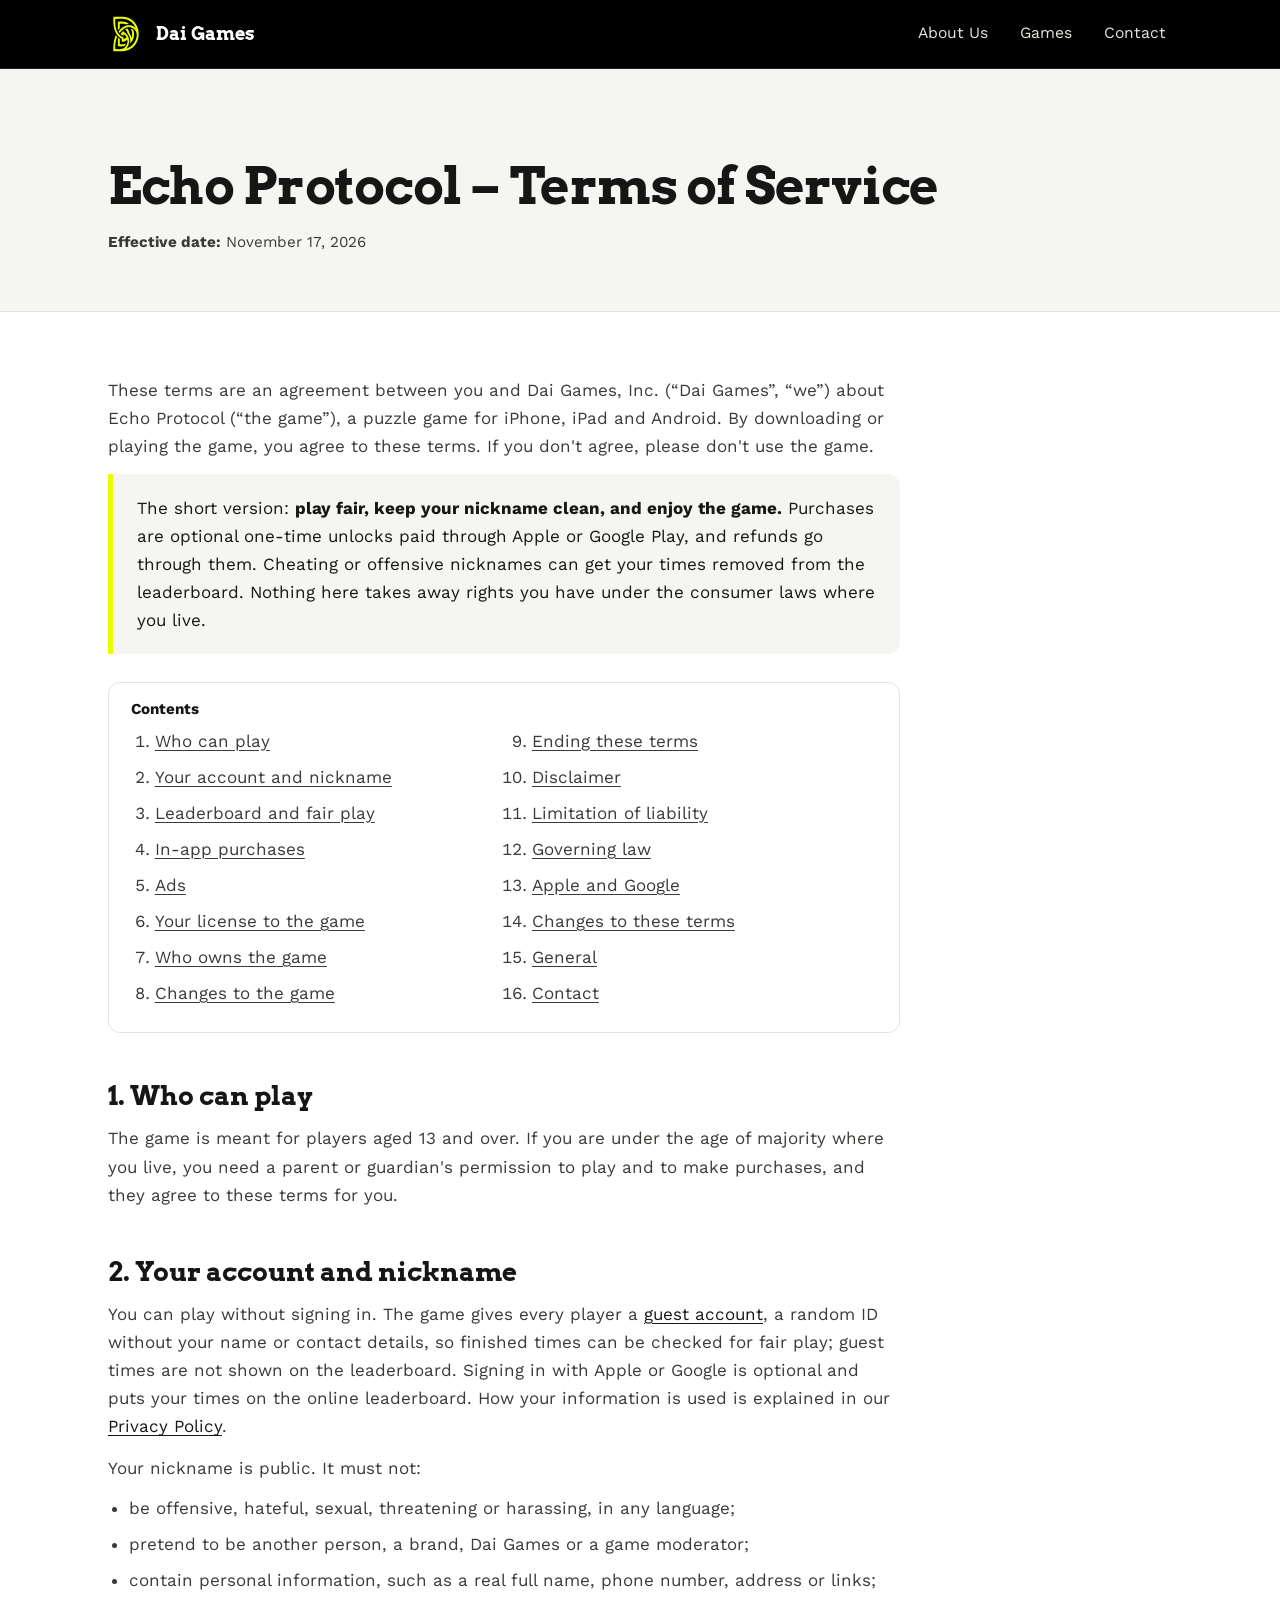
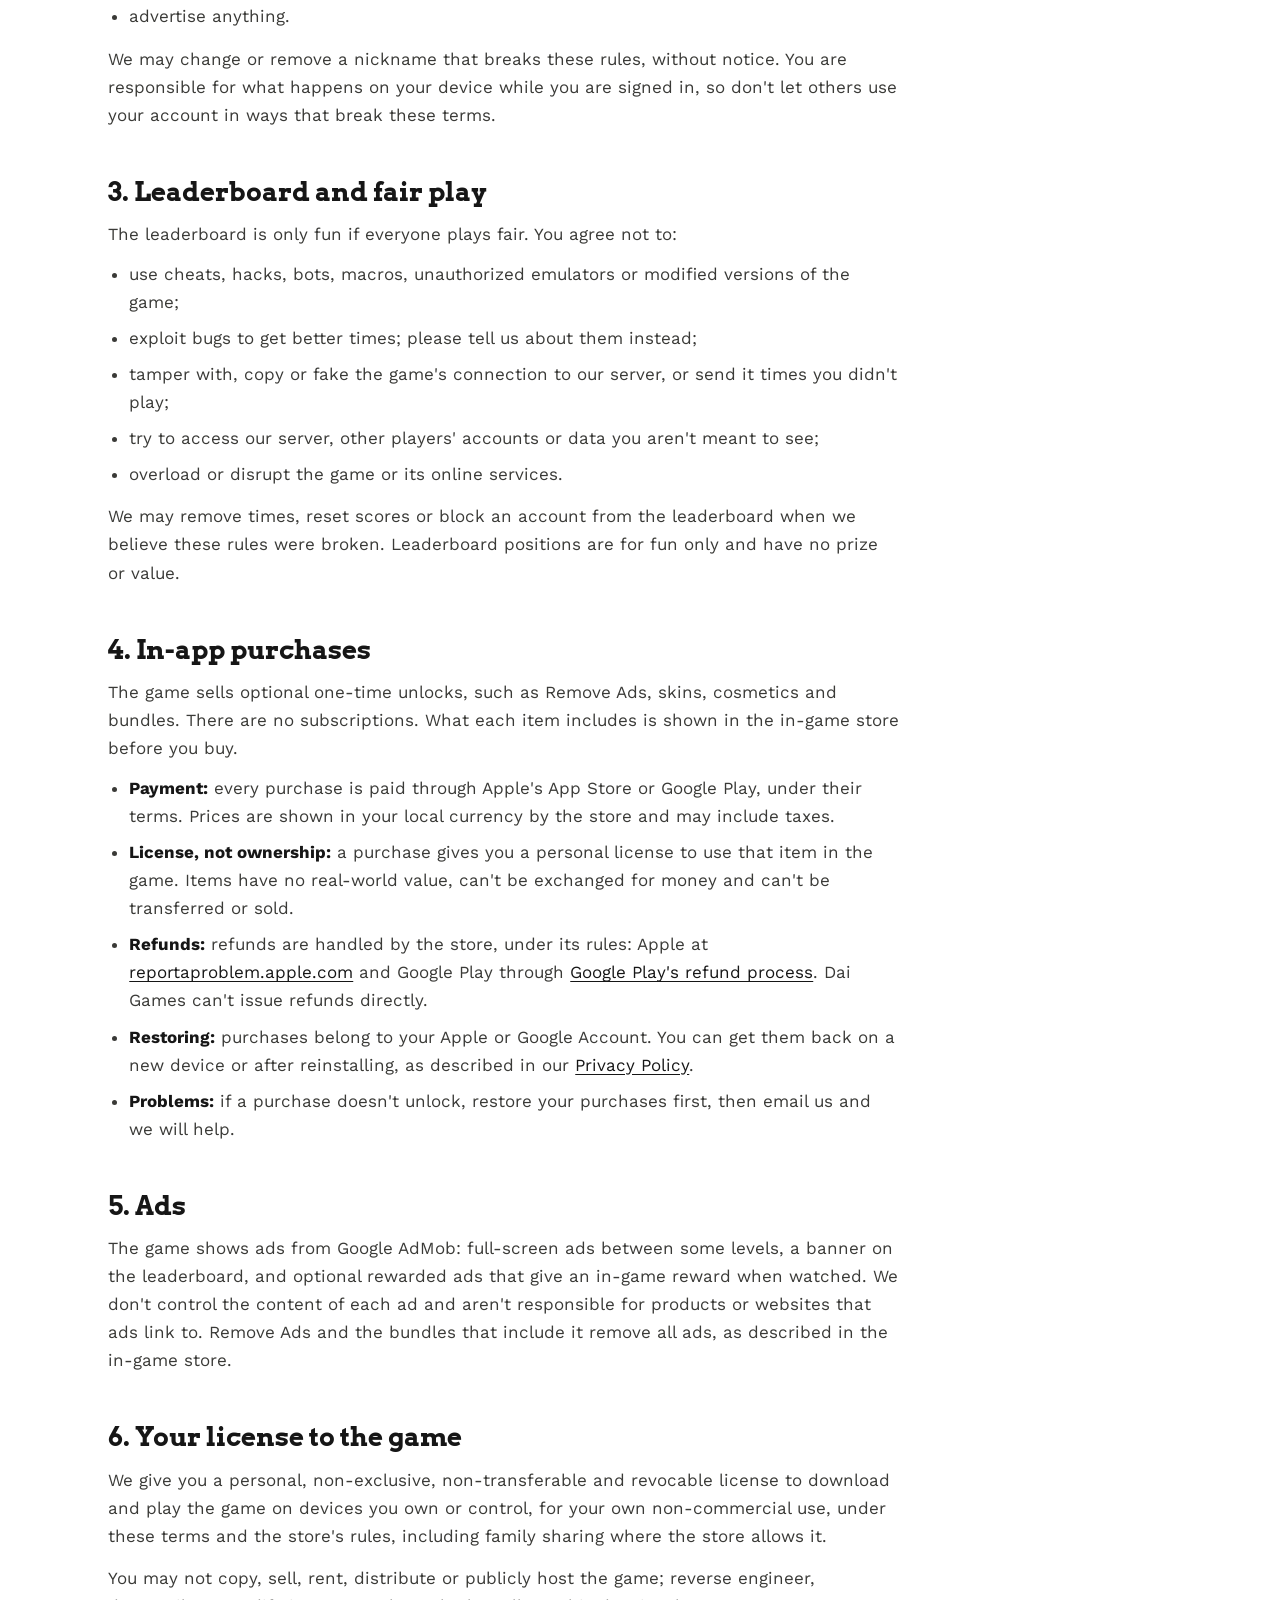
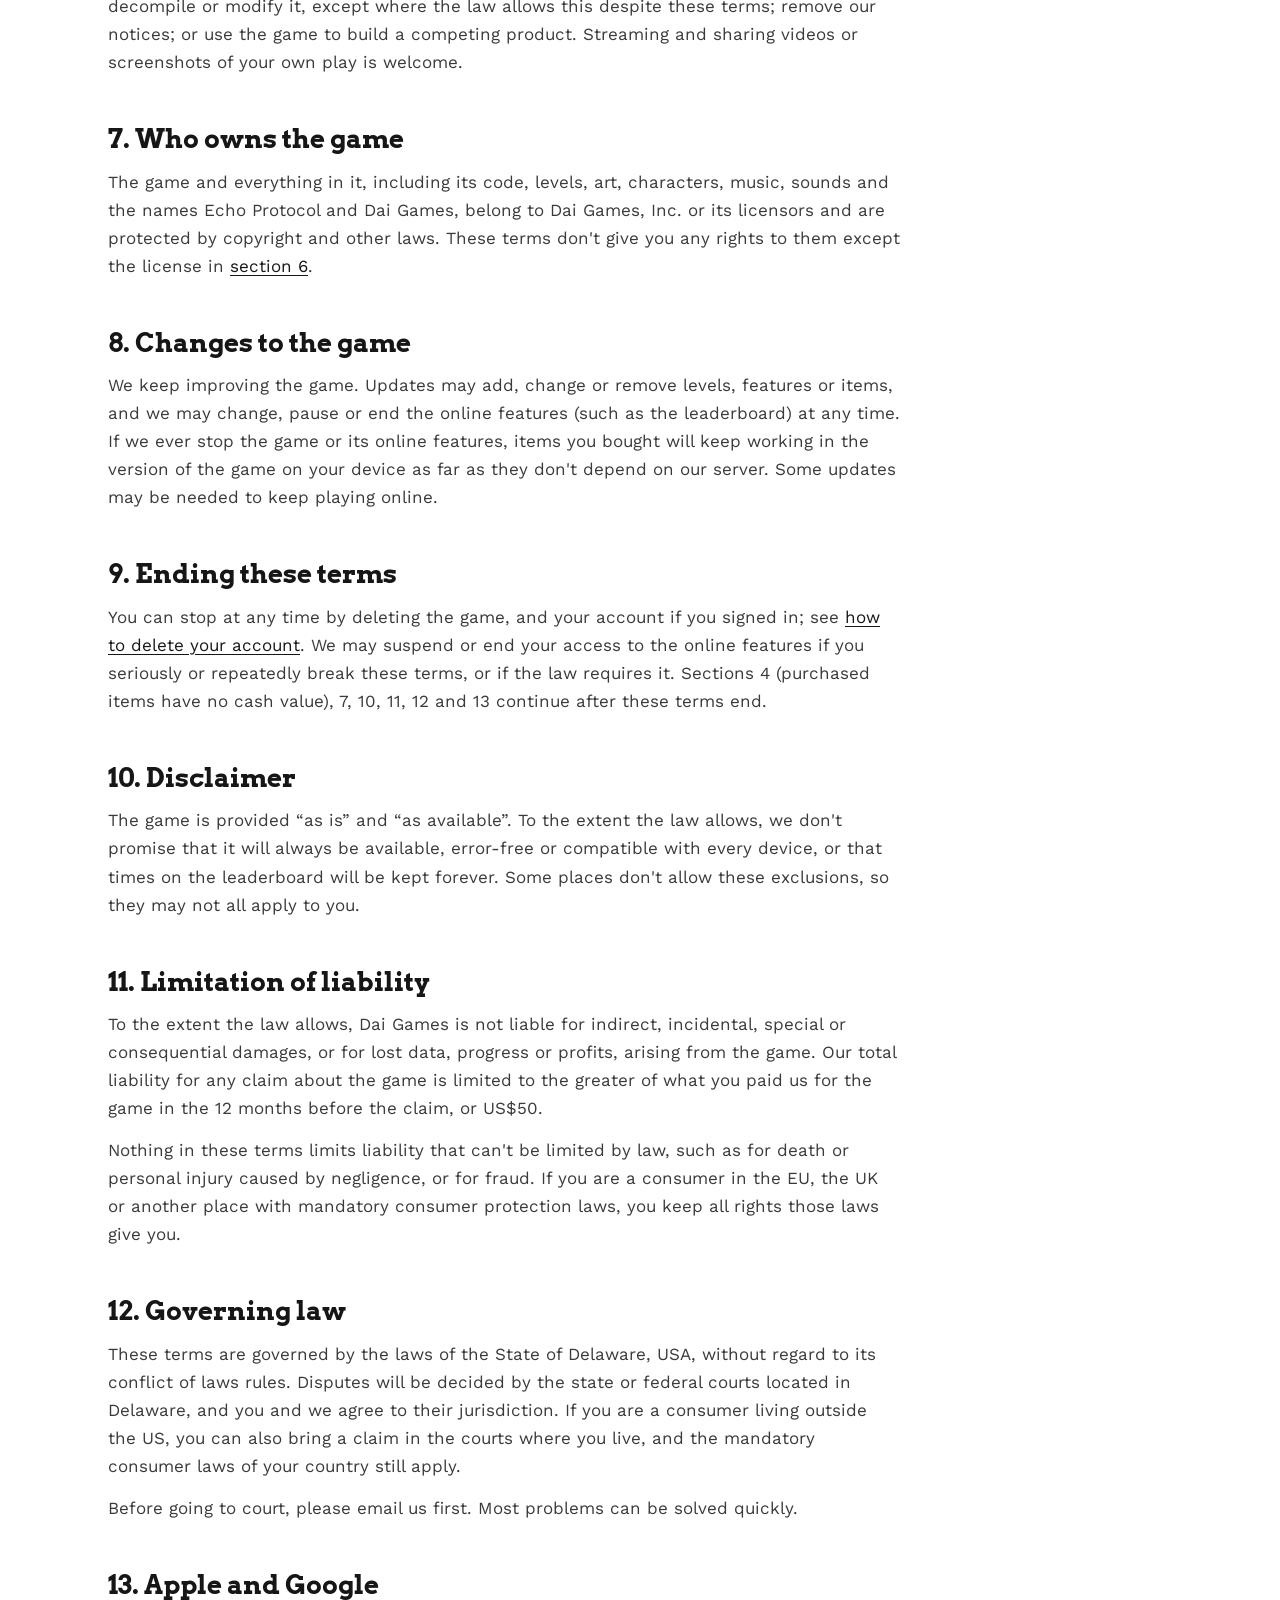
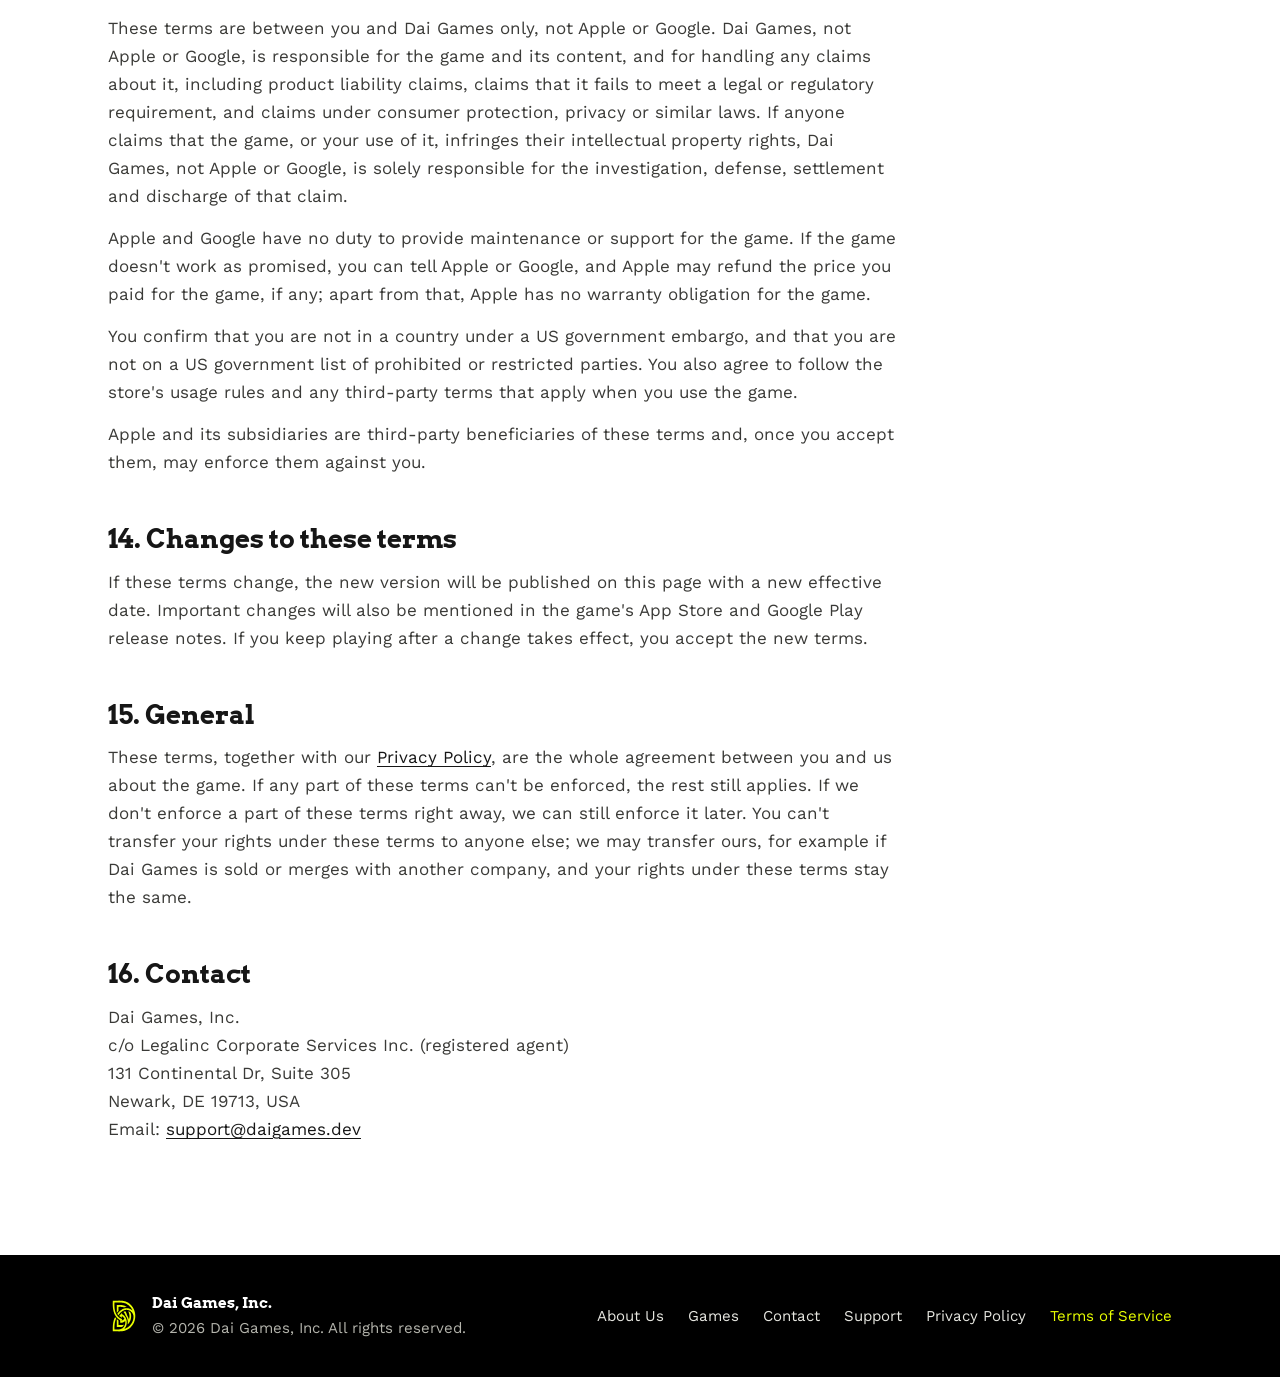
<file: terms.html>
<!doctype html>
<html lang="en">
<head>
  <meta charset="utf-8">
  <meta name="viewport" content="width=device-width, initial-scale=1">
  <title>Dai Games | Echo Protocol Terms of Service</title>
  <meta name="description" content="Terms of Service for Echo Protocol, a puzzle game for iPhone, iPad and Android by Dai Games, Inc.">
  <meta name="theme-color" content="#000000">
  <link rel="canonical" href="https://daigames.dev/terms.html">
  <link rel="icon" href="favicon.svg" type="image/svg+xml">
  <link rel="apple-touch-icon" href="assets/brand/apple-touch-icon.png">
  <link rel="preload" href="assets/fonts/work-sans-400.woff" as="font" type="font/woff" crossorigin>
  <link rel="preload" href="assets/fonts/arvo-700.woff" as="font" type="font/woff" crossorigin>
  <link rel="stylesheet" href="styles.css">
</head>
<body>
  <a class="skip" href="#main">Skip to content</a>

  <header class="site-header">
    <nav class="nav" aria-label="Main">
      <a class="brand" href="index.html" aria-label="Dai Games home">
        <img src="favicon.svg" alt="" width="36" height="36">
        <span>Dai Games</span>
      </a>
      <ul class="nav-links">
        <li><a href="index.html#about">About Us</a></li>
        <li><a href="index.html#games">Games</a></li>
        <li><a href="index.html#contact">Contact</a></li>
      </ul>
    </nav>
  </header>

  <main id="main">
    <div class="page-head">
      <div class="container">
        <h1>Echo Protocol – Terms of Service</h1>
        <p class="meta"><strong>Effective date:</strong> November 17, 2026</p>
      </div>
    </div>

    <article class="container prose">
      <p>These terms are an agreement between you and Dai Games, Inc. (“Dai Games”, “we”) about Echo Protocol (“the game”), a puzzle game for iPhone, iPad and Android. By downloading or playing the game, you agree to these terms. If you don't agree, please don't use the game.</p>

      <p class="callout">The short version: <strong>play fair, keep your nickname clean, and enjoy the game.</strong> Purchases are optional one-time unlocks paid through Apple or Google Play, and refunds go through them. Cheating or offensive nicknames can get your times removed from the leaderboard. Nothing here takes away rights you have under the consumer laws where you live.</p>

      <nav class="toc" aria-labelledby="toc-title">
        <h2 id="toc-title">Contents</h2>
        <ol>
          <li><a href="#who">Who can play</a></li>
          <li><a href="#account">Your account and nickname</a></li>
          <li><a href="#fair-play">Leaderboard and fair play</a></li>
          <li><a href="#purchases">In-app purchases</a></li>
          <li><a href="#ads">Ads</a></li>
          <li><a href="#license">Your license to the game</a></li>
          <li><a href="#ownership">Who owns the game</a></li>
          <li><a href="#changes-game">Changes to the game</a></li>
          <li><a href="#ending">Ending these terms</a></li>
          <li><a href="#disclaimer">Disclaimer</a></li>
          <li><a href="#liability">Limitation of liability</a></li>
          <li><a href="#law">Governing law</a></li>
          <li><a href="#stores">Apple and Google</a></li>
          <li><a href="#changes-terms">Changes to these terms</a></li>
          <li><a href="#general">General</a></li>
          <li><a href="#contact">Contact</a></li>
        </ol>
      </nav>

      <h2 id="who">1. Who can play</h2>
      <p>The game is meant for players aged 13 and over. If you are under the age of majority where you live, you need a parent or guardian's permission to play and to make purchases, and they agree to these terms for you.</p>

      <h2 id="account">2. Your account and nickname</h2>
      <p>You can play without signing in. The game gives every player a <a href="privacy.html#without-account">guest account</a>, a random ID without your name or contact details, so finished times can be checked for fair play; guest times are not shown on the leaderboard. Signing in with Apple or Google is optional and puts your times on the online leaderboard. How your information is used is explained in our <a href="privacy.html">Privacy Policy</a>.</p>
      <p>Your nickname is public. It must not:</p>
      <ul>
        <li>be offensive, hateful, sexual, threatening or harassing, in any language;</li>
        <li>pretend to be another person, a brand, Dai Games or a game moderator;</li>
        <li>contain personal information, such as a real full name, phone number, address or links;</li>
        <li>advertise anything.</li>
      </ul>
      <p>We may change or remove a nickname that breaks these rules, without notice. You are responsible for what happens on your device while you are signed in, so don't let others use your account in ways that break these terms.</p>

      <h2 id="fair-play">3. Leaderboard and fair play</h2>
      <p>The leaderboard is only fun if everyone plays fair. You agree not to:</p>
      <ul>
        <li>use cheats, hacks, bots, macros, unauthorized emulators or modified versions of the game;</li>
        <li>exploit bugs to get better times; please tell us about them instead;</li>
        <li>tamper with, copy or fake the game's connection to our server, or send it times you didn't play;</li>
        <li>try to access our server, other players' accounts or data you aren't meant to see;</li>
        <li>overload or disrupt the game or its online services.</li>
      </ul>
      <p>We may remove times, reset scores or block an account from the leaderboard when we believe these rules were broken. Leaderboard positions are for fun only and have no prize or value.</p>

      <h2 id="purchases">4. In-app purchases</h2>
      <p>The game sells optional one-time unlocks, such as Remove Ads, skins, cosmetics and bundles. There are no subscriptions. What each item includes is shown in the in-game store before you buy.</p>
      <ul>
        <li><strong>Payment:</strong> every purchase is paid through Apple's App Store or Google Play, under their terms. Prices are shown in your local currency by the store and may include taxes.</li>
        <li><strong>License, not ownership:</strong> a purchase gives you a personal license to use that item in the game. Items have no real-world value, can't be exchanged for money and can't be transferred or sold.</li>
        <li><strong>Refunds:</strong> refunds are handled by the store, under its rules: Apple at <a href="https://reportaproblem.apple.com" target="_blank" rel="noopener">reportaproblem.apple.com</a> and Google Play through <a href="https://support.google.com/googleplay/answer/2479637" target="_blank" rel="noopener">Google Play's refund process</a>. Dai Games can't issue refunds directly.</li>
        <li><strong>Restoring:</strong> purchases belong to your Apple or Google Account. You can get them back on a new device or after reinstalling, as described in our <a href="privacy.html#purchases">Privacy Policy</a>.</li>
        <li><strong>Problems:</strong> if a purchase doesn't unlock, restore your purchases first, then email us and we will help.</li>
      </ul>

      <h2 id="ads">5. Ads</h2>
      <p>The game shows ads from Google AdMob: full-screen ads between some levels, a banner on the leaderboard, and optional rewarded ads that give an in-game reward when watched. We don't control the content of each ad and aren't responsible for products or websites that ads link to. Remove Ads and the bundles that include it remove all ads, as described in the in-game store.</p>

      <h2 id="license">6. Your license to the game</h2>
      <p>We give you a personal, non-exclusive, non-transferable and revocable license to download and play the game on devices you own or control, for your own non-commercial use, under these terms and the store's rules, including family sharing where the store allows it.</p>
      <p>You may not copy, sell, rent, distribute or publicly host the game; reverse engineer, decompile or modify it, except where the law allows this despite these terms; remove our notices; or use the game to build a competing product. Streaming and sharing videos or screenshots of your own play is welcome.</p>

      <h2 id="ownership">7. Who owns the game</h2>
      <p>The game and everything in it, including its code, levels, art, characters, music, sounds and the names Echo Protocol and Dai Games, belong to Dai Games, Inc. or its licensors and are protected by copyright and other laws. These terms don't give you any rights to them except the license in <a href="#license">section 6</a>.</p>

      <h2 id="changes-game">8. Changes to the game</h2>
      <p>We keep improving the game. Updates may add, change or remove levels, features or items, and we may change, pause or end the online features (such as the leaderboard) at any time. If we ever stop the game or its online features, items you bought will keep working in the version of the game on your device as far as they don't depend on our server. Some updates may be needed to keep playing online.</p>

      <h2 id="ending">9. Ending these terms</h2>
      <p>You can stop at any time by deleting the game, and your account if you signed in; see <a href="privacy.html#delete">how to delete your account</a>. We may suspend or end your access to the online features if you seriously or repeatedly break these terms, or if the law requires it. Sections 4 (purchased items have no cash value), 7, 10, 11, 12 and 13 continue after these terms end.</p>

      <h2 id="disclaimer">10. Disclaimer</h2>
      <p>The game is provided “as is” and “as available”. To the extent the law allows, we don't promise that it will always be available, error-free or compatible with every device, or that times on the leaderboard will be kept forever. Some places don't allow these exclusions, so they may not all apply to you.</p>

      <h2 id="liability">11. Limitation of liability</h2>
      <p>To the extent the law allows, Dai Games is not liable for indirect, incidental, special or consequential damages, or for lost data, progress or profits, arising from the game. Our total liability for any claim about the game is limited to the greater of what you paid us for the game in the 12 months before the claim, or US$50.</p>
      <p>Nothing in these terms limits liability that can't be limited by law, such as for death or personal injury caused by negligence, or for fraud. If you are a consumer in the EU, the UK or another place with mandatory consumer protection laws, you keep all rights those laws give you.</p>

      <h2 id="law">12. Governing law</h2>
      <p>These terms are governed by the laws of the State of Delaware, USA, without regard to its conflict of laws rules. Disputes will be decided by the state or federal courts located in Delaware, and you and we agree to their jurisdiction. If you are a consumer living outside the US, you can also bring a claim in the courts where you live, and the mandatory consumer laws of your country still apply.</p>
      <p>Before going to court, please email us first. Most problems can be solved quickly.</p>

      <h2 id="stores">13. Apple and Google</h2>
      <p>These terms are between you and Dai Games only, not Apple or Google. Dai Games, not Apple or Google, is responsible for the game and its content, and for handling any claims about it, including product liability claims, claims that it fails to meet a legal or regulatory requirement, and claims under consumer protection, privacy or similar laws. If anyone claims that the game, or your use of it, infringes their intellectual property rights, Dai Games, not Apple or Google, is solely responsible for the investigation, defense, settlement and discharge of that claim.</p>
      <p>Apple and Google have no duty to provide maintenance or support for the game. If the game doesn't work as promised, you can tell Apple or Google, and Apple may refund the price you paid for the game, if any; apart from that, Apple has no warranty obligation for the game.</p>
      <p>You confirm that you are not in a country under a US government embargo, and that you are not on a US government list of prohibited or restricted parties. You also agree to follow the store's usage rules and any third-party terms that apply when you use the game.</p>
      <p>Apple and its subsidiaries are third-party beneficiaries of these terms and, once you accept them, may enforce them against you.</p>

      <h2 id="changes-terms">14. Changes to these terms</h2>
      <p>If these terms change, the new version will be published on this page with a new effective date. Important changes will also be mentioned in the game's App Store and Google Play release notes. If you keep playing after a change takes effect, you accept the new terms.</p>

      <h2 id="general">15. General</h2>
      <p>These terms, together with our <a href="privacy.html">Privacy Policy</a>, are the whole agreement between you and us about the game. If any part of these terms can't be enforced, the rest still applies. If we don't enforce a part of these terms right away, we can still enforce it later. You can't transfer your rights under these terms to anyone else; we may transfer ours, for example if Dai Games is sold or merges with another company, and your rights under these terms stay the same.</p>

      <h2 id="contact">16. Contact</h2>
      <p>Dai Games, Inc.<br>
        c/o Legalinc Corporate Services Inc. (registered agent)<br>
        131 Continental Dr, Suite 305<br>
        Newark, DE 19713, USA<br>
        Email: <a href="mailto:support@daigames.dev">support@daigames.dev</a></p>
    </article>
  </main>

  <footer class="site-footer dark">
    <div class="container footer-inner">
      <div class="footer-brand">
        <img src="favicon.svg" alt="" width="32" height="32">
        <div>
          <strong>Dai Games, Inc.</strong>
          <span>&copy; <span id="year">2026</span> Dai Games, Inc. All rights reserved.</span>
        </div>
      </div>
      <ul class="footer-links" aria-label="Footer">
        <li><a href="index.html#about">About Us</a></li>
        <li><a href="index.html#games">Games</a></li>
        <li><a href="index.html#contact">Contact</a></li>
        <li><a href="support.html">Support</a></li>
        <li><a href="privacy.html">Privacy Policy</a></li>
        <li><a href="terms.html" aria-current="page">Terms of Service</a></li>
      </ul>
    </div>
  </footer>
  <script>document.getElementById("year").textContent = new Date().getFullYear();</script>
</body>
</html>
</file>
<file: styles.css>
/* ==========================================================
   Dai Games, Inc. — site styles
   Light, business-first layout. Black + logo yellow are kept for
   brand moments only: the header, the hero band and the footer.
   ========================================================== */

/* ---------- Fonts (self-hosted, see assets/fonts) ---------- */
@font-face { font-family: "Work Sans"; src: url("assets/fonts/work-sans-400.woff") format("woff"); font-weight: 400; font-style: normal; font-display: swap; }
@font-face { font-family: "Work Sans"; src: url("assets/fonts/work-sans-700.woff") format("woff"); font-weight: 700; font-style: normal; font-display: swap; }
@font-face { font-family: "Arvo"; src: url("assets/fonts/arvo-400.woff") format("woff"); font-weight: 400; font-style: normal; font-display: swap; }
@font-face { font-family: "Arvo"; src: url("assets/fonts/arvo-700.woff") format("woff"); font-weight: 700; font-style: normal; font-display: swap; }

/* ---------- Tokens ---------- */
:root {
  --black: #000000;      /* logo background: header, hero, footer */
  --yellow: #E9FF00;     /* logo yellow: accents only */
  --ink: #161616;        /* headings on light */
  --text: #3A3A37;       /* body text on light */
  --muted: #6A6A64;      /* secondary text on light */
  --line: #E3E3DE;       /* hairlines and borders */
  --paper: #FFFFFF;
  --mist: #F5F5F2;       /* alternate section background */
  --on-dark: #FFFFFF;
  --on-dark-muted: #B4B4AC;

  --display: "Arvo", "Rockwell", "Roboto Slab", Georgia, serif;
  --body: "Work Sans", system-ui, -apple-system, "Segoe UI", sans-serif;

  --gutter: clamp(16px, 5vw, 48px);
  --max: 1160px;
  --radius: 12px;
}

*, *::before, *::after { box-sizing: border-box; }
html { scroll-behavior: smooth; scroll-padding-top: 80px; }
body {
  margin: 0;
  background: var(--paper);
  color: var(--text);
  font-family: var(--body);
  font-size: 1.0625rem;
  line-height: 1.65;
  -webkit-font-smoothing: antialiased;
}
img { max-width: 100%; display: block; }
h1, h2, h3 { font-family: var(--display); font-weight: 700; line-height: 1.15; color: var(--ink); margin: 0; }
p { margin: 0; }
a { color: var(--ink); }
::selection { background: var(--yellow); color: var(--black); }

:focus-visible { outline: 3px solid var(--ink); outline-offset: 3px; border-radius: 4px; }
.dark :focus-visible, .site-header :focus-visible, .site-footer :focus-visible { outline-color: var(--yellow); }

.skip {
  position: absolute; left: -999px; top: 8px; z-index: 100;
  background: var(--yellow); color: var(--black);
  padding: 8px 14px; border-radius: 6px; font-weight: 700;
}
.skip:focus { left: 8px; }

.container { max-width: var(--max); margin: 0 auto; padding-left: var(--gutter); padding-right: var(--gutter); }
.section { padding-top: clamp(72px, 9vw, 112px); padding-bottom: clamp(72px, 9vw, 112px); }
.section-mist { background: var(--mist); }

h2 { font-size: clamp(1.9rem, 3.6vw, 2.6rem); letter-spacing: -.01em; }

/* Short yellow rule used to anchor section headings */
.rule::after {
  content: ""; display: block;
  width: 44px; height: 5px; margin-top: 18px;
  background: var(--yellow);
  box-shadow: 0 0 0 1px rgba(0,0,0,.06);
}

/* ---------- Buttons ---------- */
.btn {
  display: inline-flex; align-items: center; justify-content: center;
  font-family: var(--body); font-weight: 700; font-size: 1rem;
  text-decoration: none;
  padding: 13px 24px; border-radius: 8px;
  border: 2px solid transparent;
  transition: background-color .15s, color .15s, border-color .15s;
}
.btn-primary { background: var(--yellow); color: var(--black); }
.btn-primary:hover { background: #F2FF5C; }
.btn-ghost { color: var(--on-dark); border-color: rgba(255,255,255,.35); }
.btn-ghost:hover { border-color: var(--on-dark); }
.btn-dark { background: var(--black); color: var(--on-dark); }
.btn-dark:hover { background: #2A2A2A; }
.btn-outline { background: transparent; color: var(--ink); border-color: var(--line); cursor: pointer; }
.btn-outline:hover { border-color: var(--ink); }
.btn-small { padding: 7px 14px; font-size: .9rem; }

/* Email block: mailto + copy + webmail fallbacks */
.email-actions { display: flex; flex-wrap: wrap; gap: 10px; margin-top: 18px; }
.email-actions .btn { margin-top: 0; }
.webmail { margin-top: 12px; font-size: .95rem; color: var(--muted); }
.webmail a { color: var(--ink); font-weight: 700; text-underline-offset: 3px; }
.copy-status { margin-top: 8px; font-size: .9rem; color: var(--ink); min-height: 1.4em; }
.value-block { padding-top: 10px; }
.contact-card .value-block a.value { padding-top: 0; margin-top: 0; }
.value-block .email-actions { margin-top: 12px; }

/* ---------- Header ---------- */
.site-header {
  position: sticky; top: 0; z-index: 10;
  background: var(--black);
  border-bottom: 1px solid #222;
}
.nav {
  max-width: var(--max); margin: 0 auto;
  padding: 12px var(--gutter);
  display: flex; align-items: center; justify-content: space-between; gap: 16px;
}
.brand {
  display: flex; align-items: center; gap: 12px;
  color: var(--on-dark); text-decoration: none;
  font-family: var(--display); font-weight: 700; font-size: 1.12rem;
}
.nav-links { list-style: none; margin: 0; padding: 0; display: flex; gap: clamp(4px, 2vw, 20px); }
.nav-links a {
  display: block; padding: 8px 6px;
  color: #E6E6E0; text-decoration: none; font-size: .98rem;
  border-bottom: 2px solid transparent;
}
.nav-links a:hover { color: var(--on-dark); }
.nav-links a[aria-current] { color: var(--on-dark); border-bottom-color: var(--yellow); }

/* ---------- Hero ---------- */
.hero { background: var(--black); color: var(--on-dark); }
.hero-inner {
  display: grid; grid-template-columns: minmax(0, 1.1fr) minmax(0, .9fr);
  align-items: center; gap: clamp(32px, 6vw, 80px);
  padding-top: clamp(64px, 9vw, 120px); padding-bottom: clamp(64px, 9vw, 120px);
}
.hero h1 {
  color: var(--on-dark);
  font-size: clamp(2.2rem, 4.8vw, 3.6rem);
  letter-spacing: -.015em;
  max-width: 16ch;
}
.hero-lede { margin-top: 22px; max-width: 46ch; font-size: 1.15rem; color: var(--on-dark-muted); }
.hero-actions { margin-top: 34px; display: flex; flex-wrap: wrap; gap: 12px; }
.hero-logo { justify-self: center; width: min(440px, 100%); }
.hero-logo img { width: 100%; height: auto; }
.hero-copy, .hero-logo { animation: fade .7s ease-out both; }
.hero-logo { animation-delay: .15s; }
@keyframes fade { from { opacity: 0; transform: translateY(8px); } to { opacity: 1; transform: none; } }

/* ---------- About ---------- */
.about-grid {
  display: grid; grid-template-columns: minmax(0, 1fr) minmax(0, 1.8fr);
  gap: clamp(28px, 5vw, 80px);
}
.about-copy { display: grid; gap: 18px; max-width: 64ch; }
.about-copy .lead { font-size: 1.25rem; line-height: 1.55; color: var(--ink); }

.pillars {
  list-style: none; padding: 0;
  margin: clamp(48px, 6vw, 72px) 0 0;
  display: grid; grid-template-columns: repeat(3, minmax(0, 1fr));
  border-top: 1px solid var(--line);
}
.pillars li { padding: 28px 28px 0 0; }
.pillars li + li { padding-left: 28px; border-left: 1px solid var(--line); }
.pillars h3 { font-size: 1.25rem; margin-bottom: 8px; }
.pillars p { color: var(--muted); }

/* ---------- Games ---------- */
.section-head { display: flex; flex-wrap: wrap; align-items: end; justify-content: space-between; gap: 16px 32px; margin-bottom: clamp(32px, 4vw, 48px); }
.section-head p { color: var(--muted); max-width: 44ch; }

.empty {
  display: flex; align-items: center; gap: clamp(20px, 4vw, 40px);
  background: var(--paper);
  border: 1px solid var(--line);
  border-radius: var(--radius);
  padding: clamp(24px, 4vw, 40px);
}
.empty-slot { flex: none; width: clamp(72px, 10vw, 96px); }
.empty-slot img { width: 100%; height: auto; border-radius: 22%; }
.empty-copy h3 { font-size: clamp(1.2rem, 2.2vw, 1.45rem); margin-bottom: 8px; }
.empty-copy p { color: var(--muted); max-width: 56ch; }
.empty-link { display: inline-block; margin-top: 14px; font-weight: 700; text-underline-offset: 4px; text-decoration-thickness: 2px; text-decoration-color: var(--yellow); }

.game-grid {
  list-style: none; margin: 0; padding: 0;
  display: grid; grid-template-columns: repeat(auto-fill, minmax(260px, 1fr));
  gap: clamp(16px, 2.5vw, 24px);
}
.game {
  background: var(--paper);
  border: 1px solid var(--line);
  border-radius: var(--radius);
  overflow: hidden;
  display: flex; flex-direction: column;
}
.game-art { width: 100%; aspect-ratio: 1; object-fit: cover; background: var(--mist); }
.game-body { padding: 20px 22px 24px; display: grid; gap: 6px; }
.game-body h3 { font-size: 1.3rem; }
.game-meta { font-size: .9rem; color: var(--muted); }
.game-links { display: flex; flex-wrap: wrap; gap: 8px; margin-top: 10px; }
.store-link {
  display: inline-block; background: var(--black); color: var(--on-dark);
  text-decoration: none; font-weight: 700; font-size: .9rem;
  padding: 9px 16px; border-radius: 8px;
}
.store-link:hover { background: #2A2A2A; }

/* ---------- Contact ---------- */
.contact-intro { margin-top: 24px; max-width: 56ch; color: var(--muted); }
.contact-grid {
  margin-top: clamp(32px, 4vw, 48px);
  display: grid; grid-template-columns: repeat(3, minmax(0, 1fr));
  gap: clamp(16px, 2.5vw, 24px);
}
.contact-card {
  border: 1px solid var(--line); border-radius: var(--radius);
  padding: 26px 26px 28px;
  display: flex; flex-direction: column; gap: 8px;
}
.contact-card h3 { font-size: 1.15rem; }
.contact-card p { color: var(--muted); }
.contact-card a.value { margin-top: auto; padding-top: 10px; font-weight: 700; overflow-wrap: anywhere; text-underline-offset: 4px; text-decoration-thickness: 2px; text-decoration-color: var(--yellow); }
.contact-card address { font-style: normal; margin-top: auto; padding-top: 10px; color: var(--ink); }

/* ---------- Footer ---------- */
.site-footer { background: var(--black); color: var(--on-dark-muted); font-size: .94rem; }
.footer-inner {
  display: flex; flex-wrap: wrap; align-items: center; justify-content: space-between; gap: 20px 32px;
  padding-top: 36px; padding-bottom: 36px;
}
.footer-brand { display: flex; align-items: center; gap: 12px; }
.footer-brand strong { display: block; color: var(--on-dark); font-family: var(--display); font-weight: 700; }
.footer-links { list-style: none; margin: 0; padding: 0; display: flex; flex-wrap: wrap; gap: 8px 24px; }
.footer-links a { color: #E6E6E0; text-decoration: none; }
.footer-links a:hover, .footer-links a[aria-current="page"] { color: var(--yellow); }

/* ---------- Inner pages ---------- */
.page-head { background: var(--mist); border-bottom: 1px solid var(--line); }
.page-head .container { padding-top: clamp(48px, 7vw, 88px); padding-bottom: clamp(36px, 5vw, 56px); }
.page-head h1 { font-size: clamp(2.1rem, 5vw, 3.2rem); letter-spacing: -.015em; }
.page-head p { margin-top: 14px; color: var(--muted); max-width: 62ch; }
.page-head .meta { font-size: .95rem; color: var(--text); }

.prose { padding-top: clamp(40px, 6vw, 64px); padding-bottom: clamp(72px, 9vw, 112px); }
.prose > * { max-width: 72ch; }
.prose h2 { font-size: clamp(1.3rem, 2.4vw, 1.6rem); margin: 48px 0 14px; letter-spacing: 0; scroll-margin-top: 90px; }
.prose h3 { font-size: 1.1rem; margin: 28px 0 8px; }
.prose p + p, .prose ul + p, .prose .table-wrap + p { margin-top: 14px; }
.prose ul { padding-left: 1.25em; margin: 12px 0 0; }
.prose li + li { margin-top: 8px; }
.prose a { text-underline-offset: 3px; }
.prose strong { color: var(--ink); }
.prose .path { font-weight: 700; color: var(--ink); }

.callout {
  margin: 0 0 8px;
  background: var(--mist);
  border-left: 5px solid var(--yellow);
  border-radius: 0 var(--radius) var(--radius) 0;
  padding: 20px 24px;
  color: var(--ink);
}

.toc { margin-top: 28px; border: 1px solid var(--line); border-radius: var(--radius); padding: 18px 22px; }
.toc h2 { font-family: var(--body); font-size: .95rem; font-weight: 700; margin: 0 0 8px; color: var(--ink); }
.toc ol { margin: 0; padding-left: 1.4em; columns: 2; column-gap: 32px; }
.toc li { margin: 0 0 6px; break-inside: avoid; }
.toc a { color: var(--text); text-underline-offset: 3px; }
.toc a:hover { color: var(--ink); }

.table-wrap { margin-top: 16px; max-width: 100% !important; }
.data-table { width: 100%; border-collapse: collapse; font-size: .97rem; }
.data-table th, .data-table td { text-align: left; vertical-align: top; padding: 14px 16px; border-bottom: 1px solid var(--line); }
.data-table thead th { background: var(--mist); color: var(--ink); font-weight: 700; border-bottom: 2px solid var(--ink); }
.data-table td:first-child { color: var(--ink); width: 42%; }
.data-table .note { display: block; color: var(--muted); font-size: .92rem; margin-top: 2px; }

.aside-box { margin-top: 56px; border-top: 1px solid var(--line); padding-top: 28px; }
.aside-box h2 { margin-top: 0; }

.support-grid { display: grid; grid-template-columns: minmax(0, 1fr) minmax(0, 1.4fr); gap: clamp(28px, 5vw, 64px); max-width: none !important; }
.support-card { border: 1px solid var(--line); border-radius: var(--radius); padding: clamp(22px, 3vw, 32px); align-self: start; }
.support-card h2 { margin-top: 0; }

.support-card .email-text { margin-top: 10px; font-weight: 700; color: var(--ink); overflow-wrap: anywhere; }
.support-card h3 { margin-top: 26px; }

.faq h2 { margin-top: 0; }
.faq details { border-top: 1px solid var(--line); padding: 18px 0; }
.faq details:last-child { border-bottom: 1px solid var(--line); }
.faq summary {
  cursor: pointer; list-style: none;
  font-family: var(--display); font-weight: 700; font-size: 1.08rem; color: var(--ink);
  display: flex; justify-content: space-between; align-items: baseline; gap: 16px;
}
.faq summary::-webkit-details-marker { display: none; }
.faq summary::after { content: "+"; font-family: var(--body); font-size: 1.4rem; line-height: 1; transition: transform .2s; }
.faq details[open] summary::after { transform: rotate(45deg); }
.faq details p { margin-top: 10px; }

.notfound { text-align: center; }
.notfound .container { padding-top: clamp(72px, 12vw, 140px); padding-bottom: clamp(72px, 12vw, 140px); display: flex; flex-direction: column; align-items: center; }
.notfound-code { font-family: var(--display); font-weight: 700; font-size: clamp(5rem, 18vw, 9rem); line-height: 1; color: var(--ink); display: flex; align-items: center; gap: .1em; }
.notfound-code img { width: .85em; height: .85em; border-radius: 22%; }
.notfound h1 { margin-top: 28px; font-size: clamp(1.6rem, 3.5vw, 2.2rem); }
.notfound p { margin-top: 12px; color: var(--muted); max-width: 42ch; }
.notfound .btn { margin-top: 28px; }

/* ---------- Responsive ---------- */
@media (max-width: 900px) {
  .hero-inner { grid-template-columns: 1fr; }
  .hero-logo { order: -1; width: min(320px, 80%); justify-self: start; }
  .about-grid, .support-grid { grid-template-columns: 1fr; }
  .contact-grid { grid-template-columns: 1fr; }
}
@media (max-width: 760px) {
  .pillars { grid-template-columns: 1fr; }
  .pillars li, .pillars li + li { padding: 24px 0; border-left: 0; }
  .pillars li + li { border-top: 1px solid var(--line); }
  .empty { flex-direction: column; align-items: flex-start; }
  .toc ol { columns: 1; }
  /* Data table becomes stacked rows on phones */
  .data-table thead { position: absolute; left: -9999px; }
  .data-table, .data-table tbody, .data-table tr, .data-table td { display: block; width: 100%; }
  .data-table tr { border: 1px solid var(--line); border-radius: var(--radius); margin-bottom: 12px; padding: 4px 0; }
  .data-table td { border: 0; padding: 8px 16px; }
  .data-table td:first-child { width: 100%; }
  .data-table td[data-label]::before { content: attr(data-label); display: block; font-size: .82rem; font-weight: 700; color: var(--muted); }
}
@media (max-width: 560px) {
  .brand span { display: none; }
  .nav-links { gap: 14px; }
  .nav-links a { font-size: .95rem; }
  .footer-inner { flex-direction: column; align-items: flex-start; }
}
@media (prefers-reduced-motion: reduce) {
  html { scroll-behavior: auto; }
  .hero-copy, .hero-logo { animation: none; }
}
</file>
